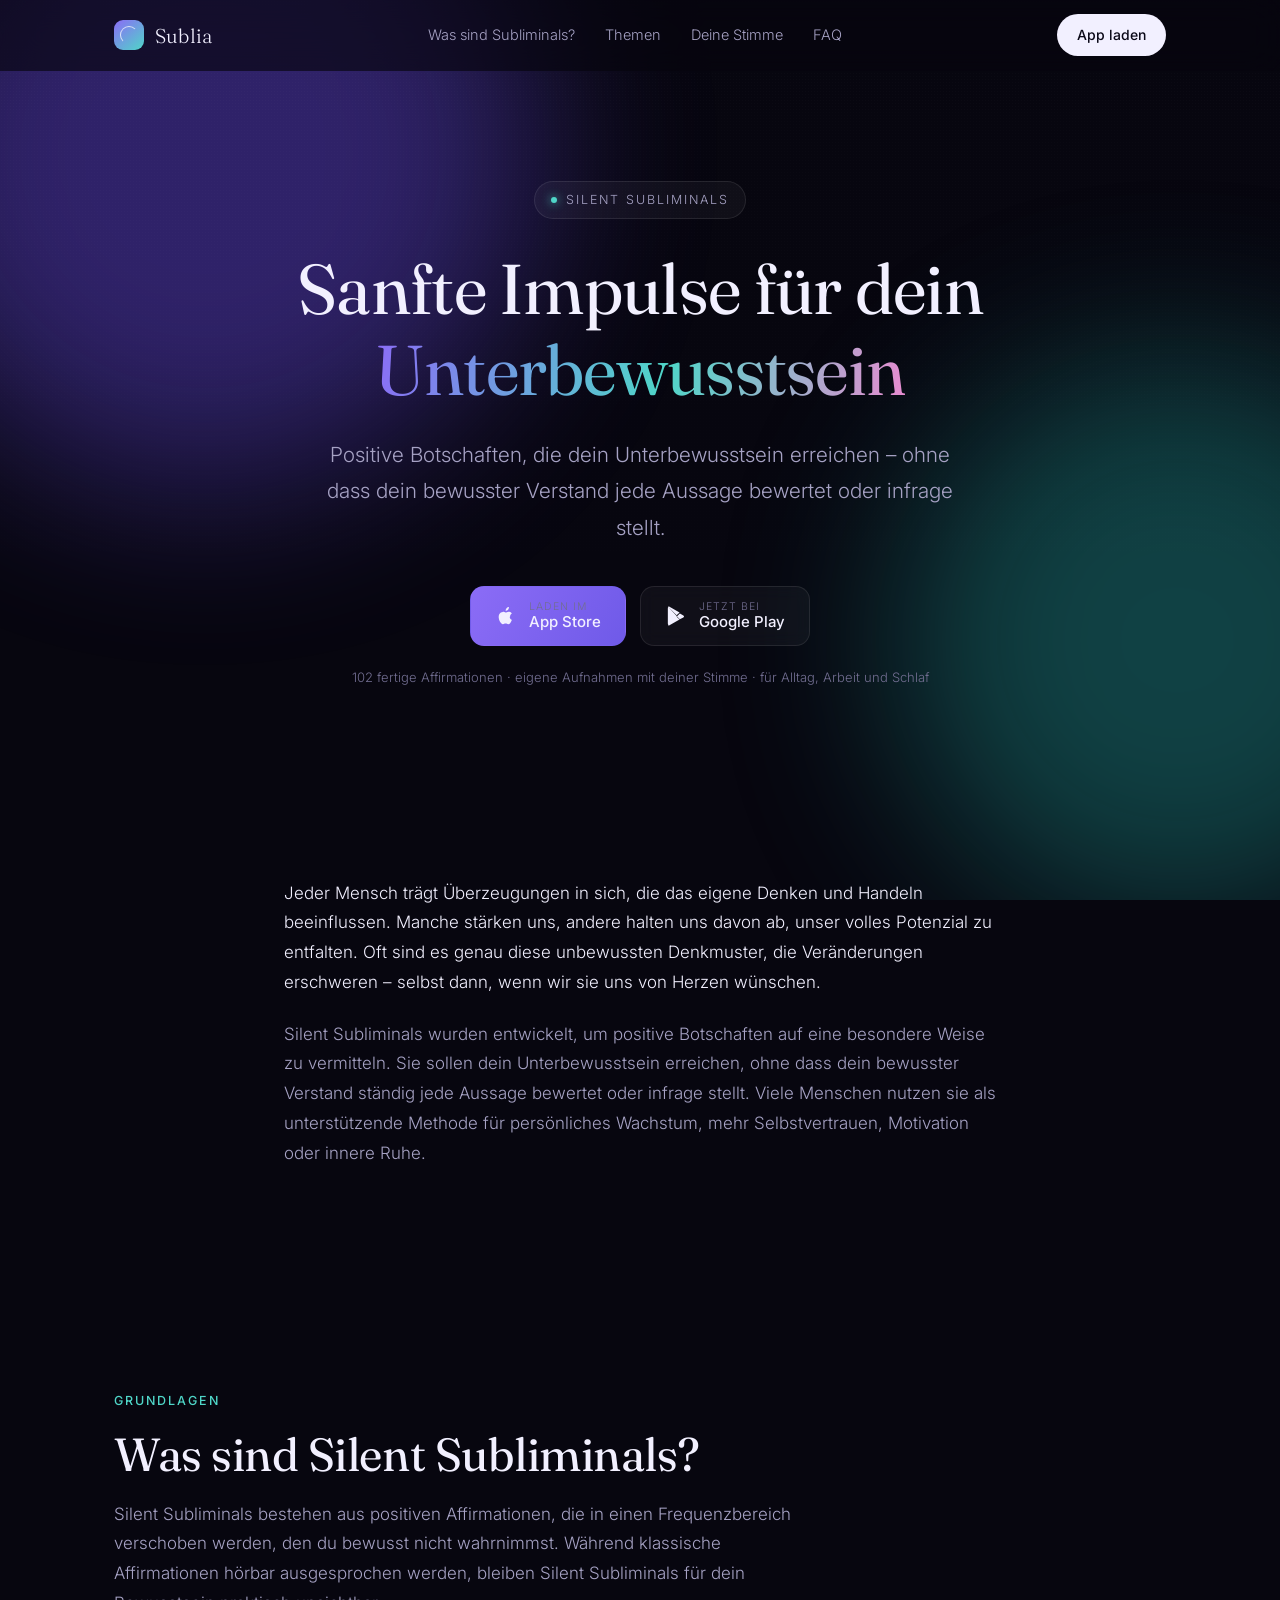
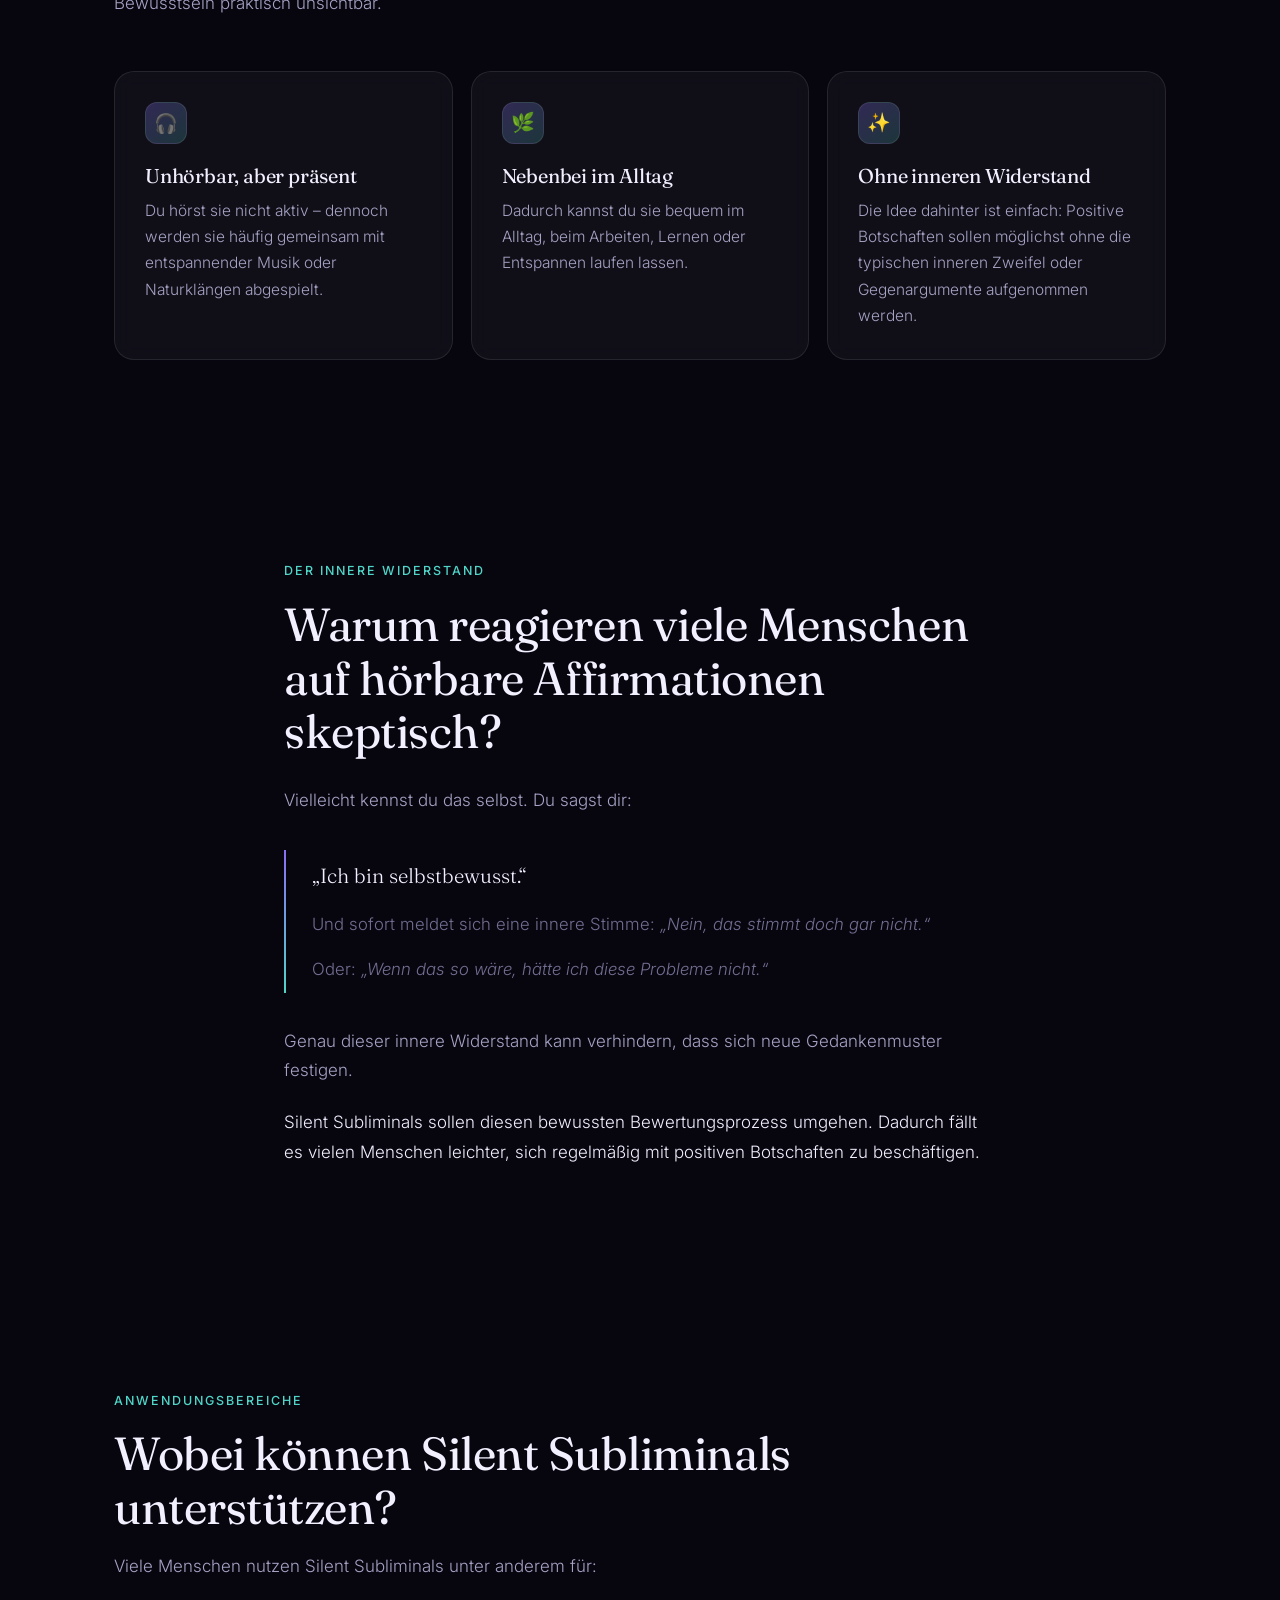
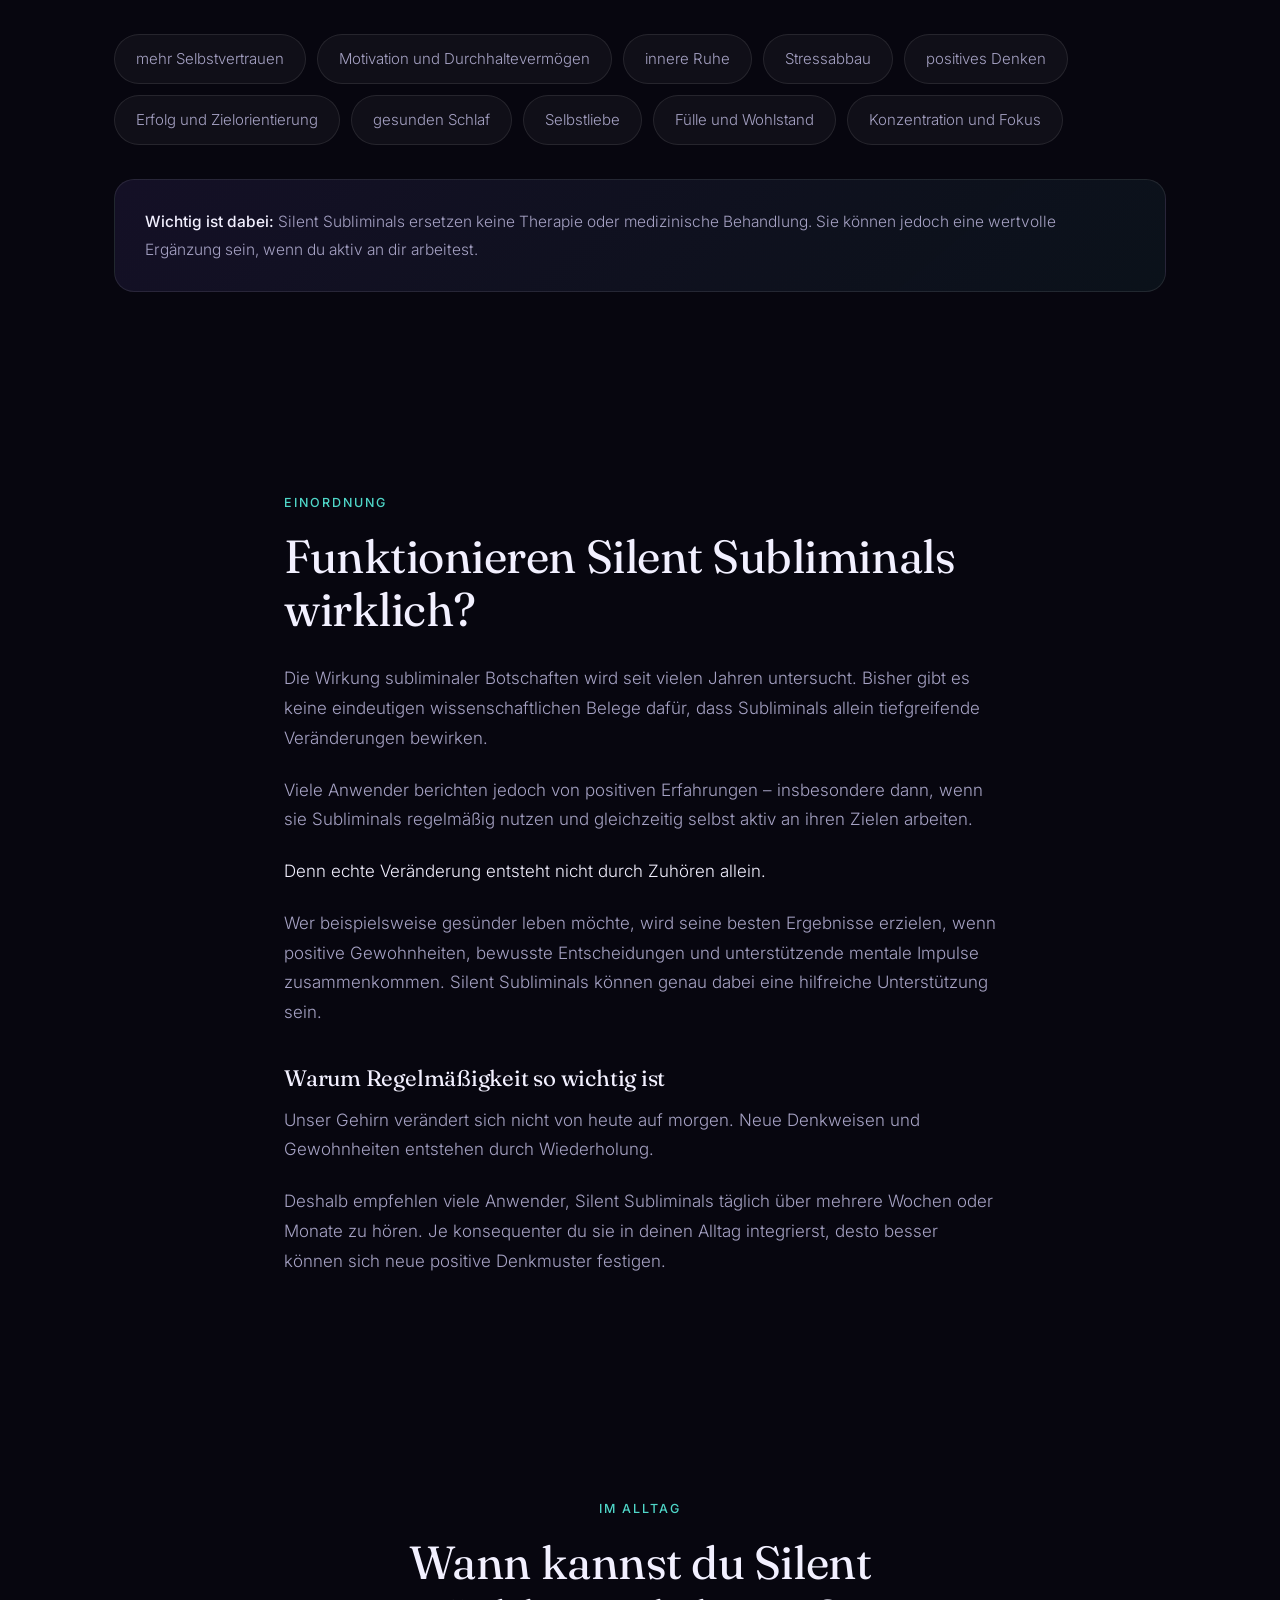
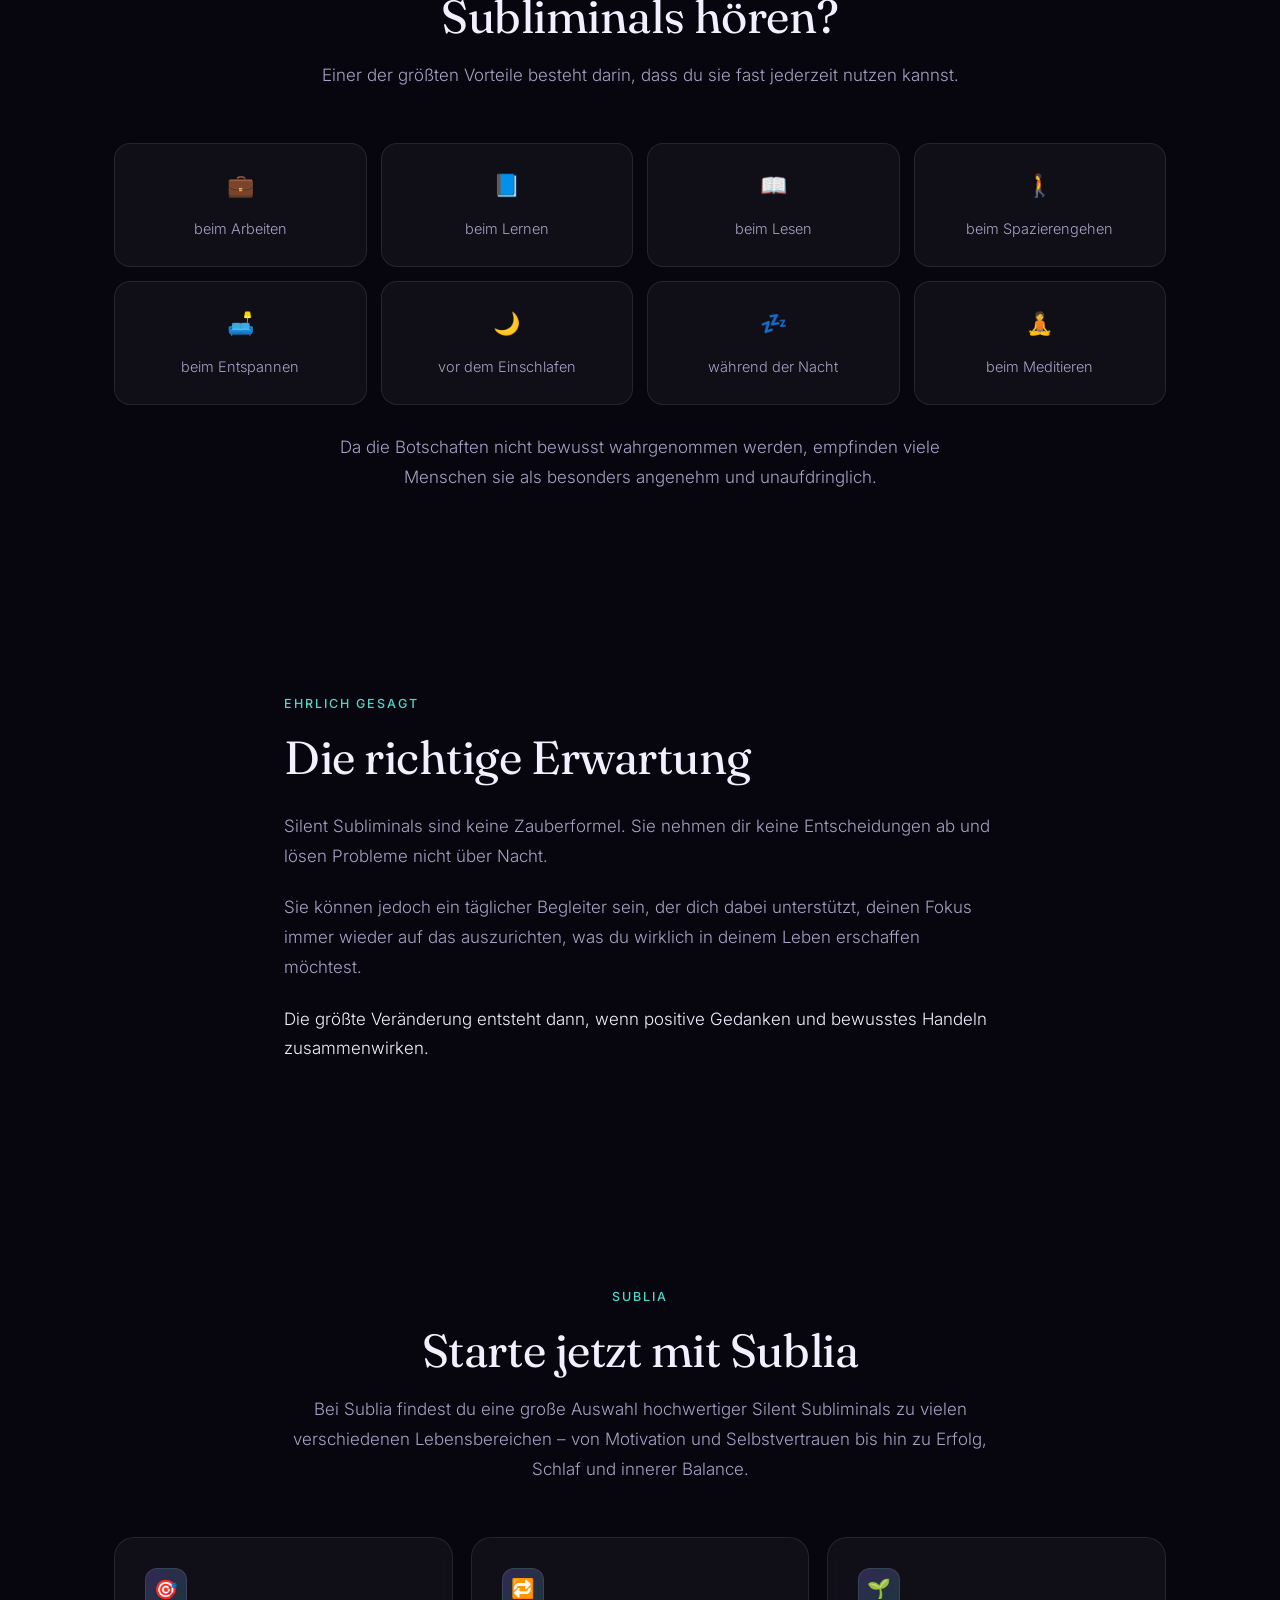
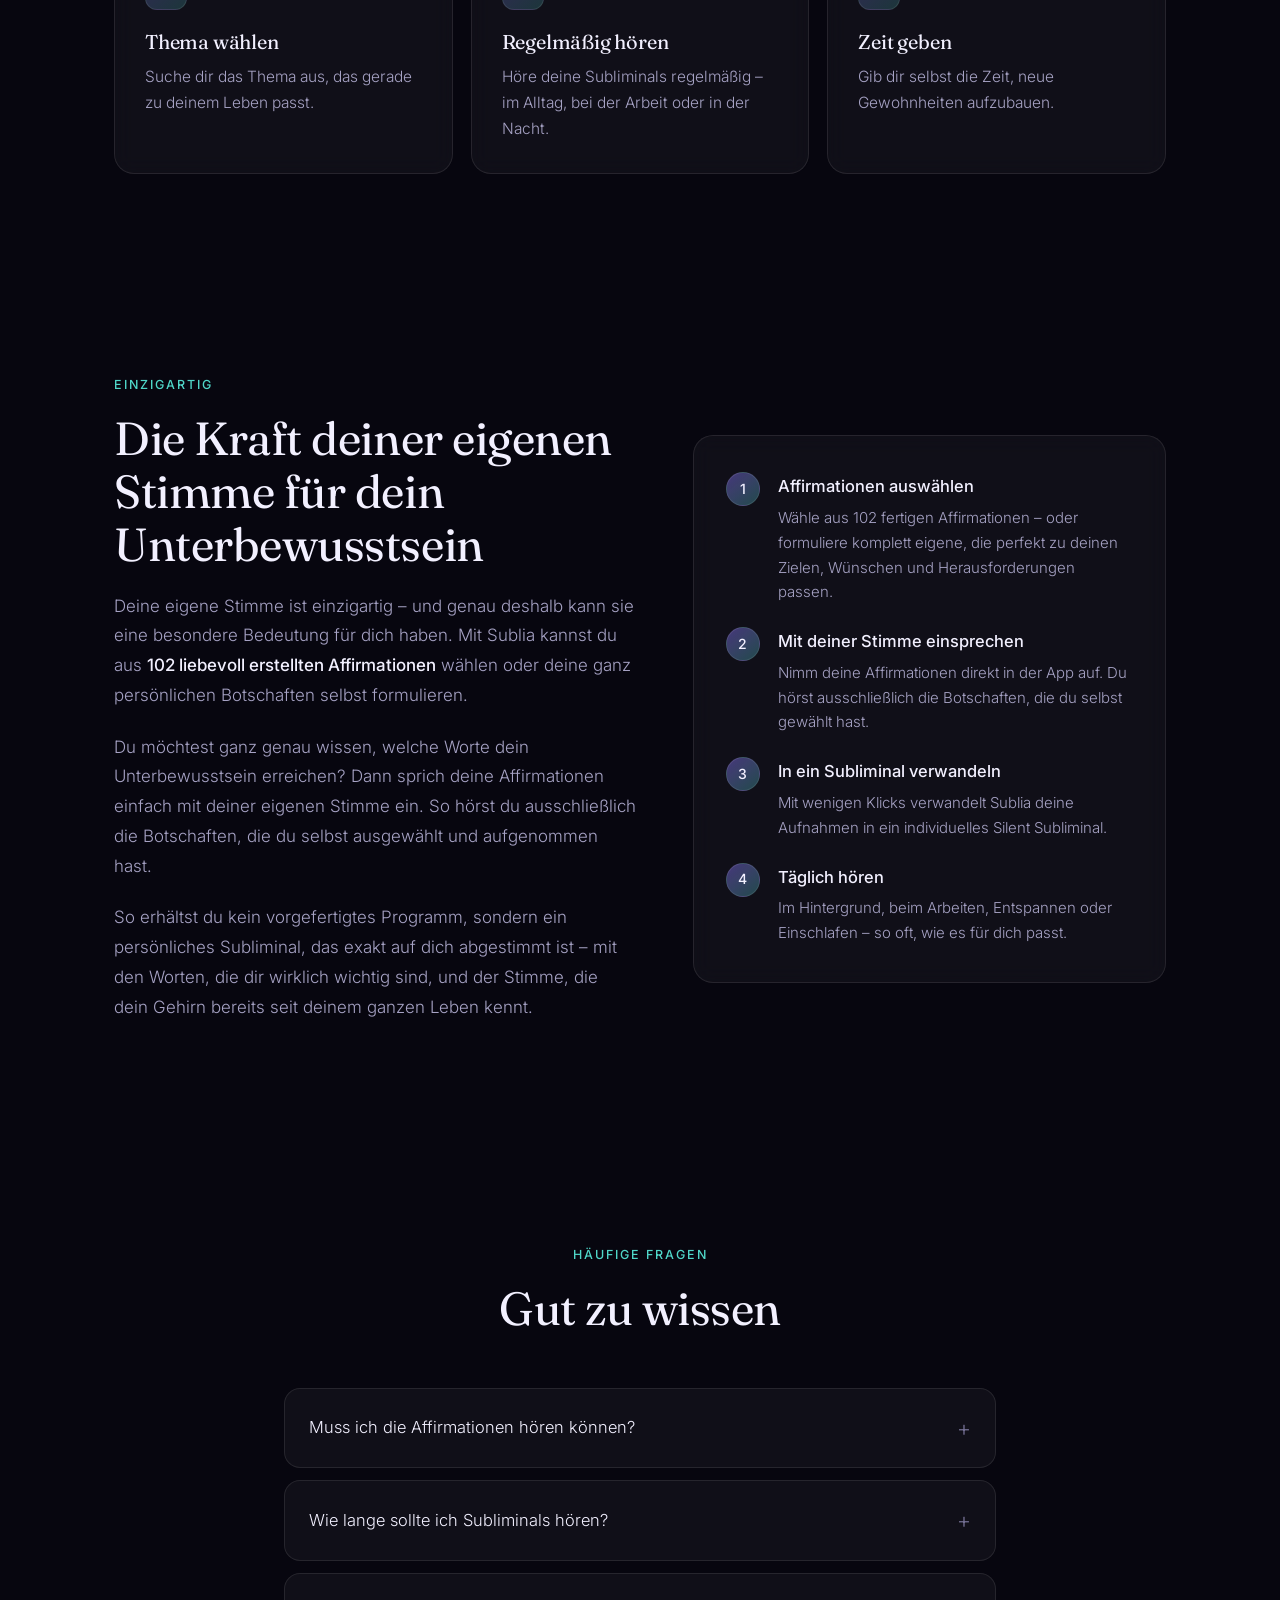
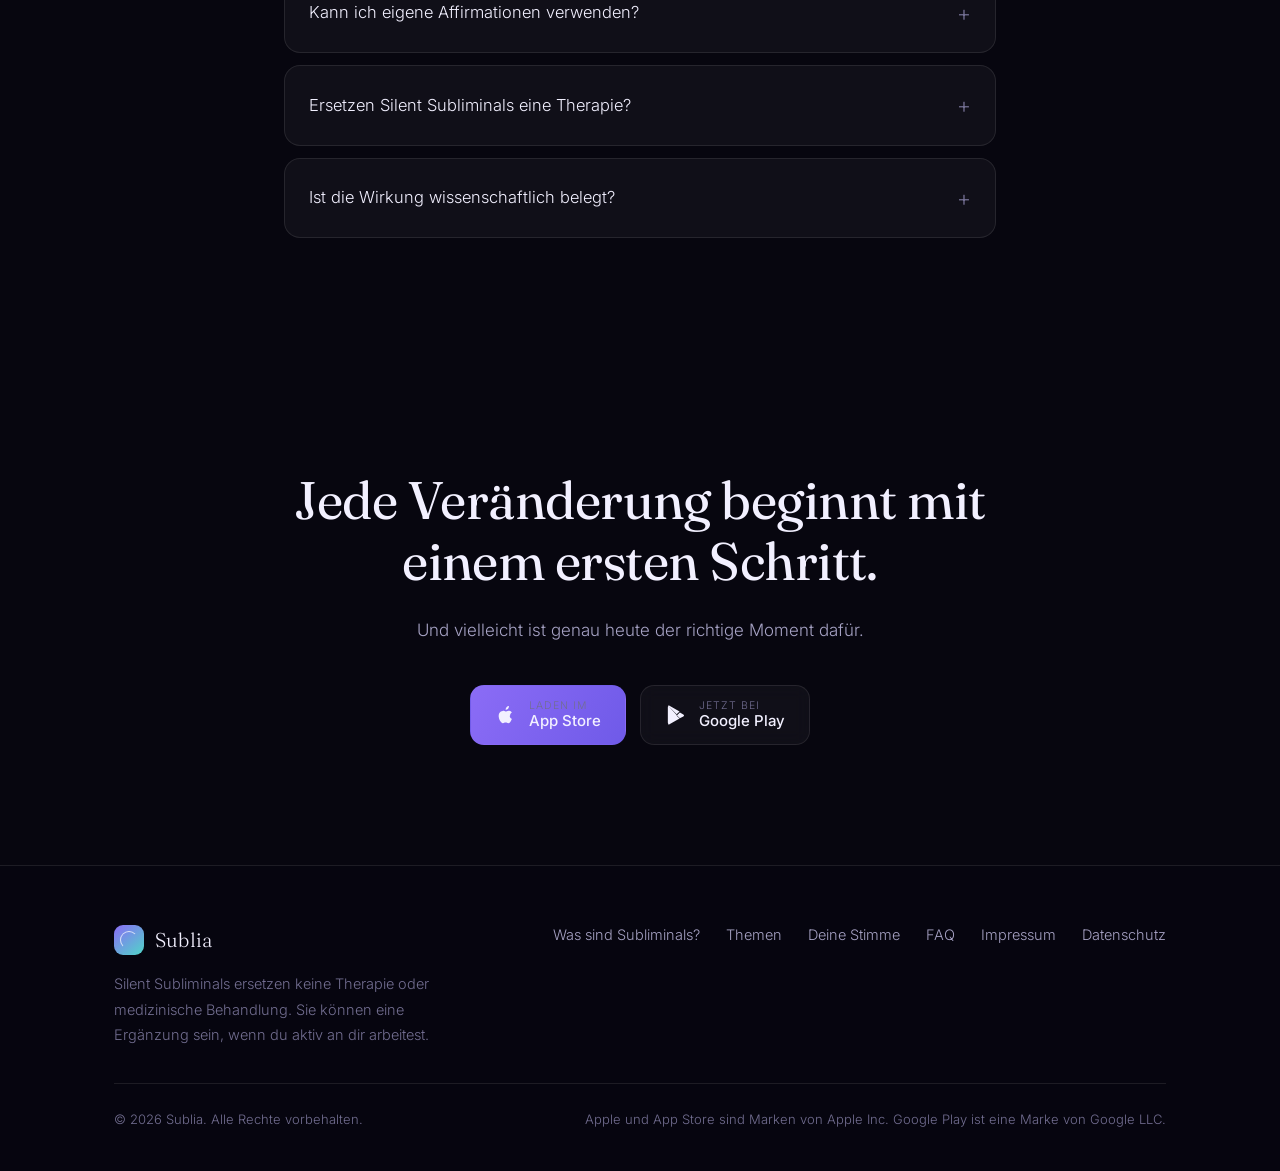
<file: index.html>
<!DOCTYPE html>
<html lang="de">
<head>
<meta charset="utf-8">
<meta name="viewport" content="width=device-width, initial-scale=1">
<title>Sublia – Silent Subliminals für dein Unterbewusstsein</title>
<meta name="description" content="Silent Subliminals mit deiner eigenen Stimme. Sublia bietet 102 Affirmationen sowie eigene Aufnahmen für Selbstvertrauen, Motivation, Schlaf und innere Ruhe.">
<meta name="theme-color" content="#07060f">
<link rel="canonical" href="https://sublia.app/">

<meta property="og:type" content="website">
<meta property="og:title" content="Sublia – Silent Subliminals für dein Unterbewusstsein">
<meta property="og:description" content="Sanfte Impulse für dein Unterbewusstsein – mit deiner eigenen Stimme.">
<meta property="og:locale" content="de_DE">
<meta name="twitter:card" content="summary_large_image">

<link rel="preconnect" href="https://fonts.googleapis.com">
<link rel="preconnect" href="https://fonts.gstatic.com" crossorigin>
<link href="https://fonts.googleapis.com/css2?family=Inter:wght@300;400;500;600&family=Fraunces:opsz,wght@9..144,300;9..144,400;9..144,500&display=swap" rel="stylesheet">

<style>
:root{
  --bg:#07060f;
  --bg-soft:#0d0b1a;
  --card:rgba(255,255,255,.04);
  --line:rgba(255,255,255,.09);
  --ink:#f2f0ff;
  --ink-dim:#a6a2c4;
  --ink-faint:#726e91;
  --violet:#8b6cf6;
  --teal:#4fd6c8;
  --rose:#e88bd0;
  --max:1100px;
  --r:20px;
}
*{box-sizing:border-box;margin:0;padding:0}
html{scroll-behavior:smooth;-webkit-text-size-adjust:100%}
body{
  background:var(--bg);
  color:var(--ink);
  font-family:'Inter',system-ui,-apple-system,'Segoe UI',sans-serif;
  font-size:17px;line-height:1.75;font-weight:300;
  overflow-x:hidden;
  -webkit-font-smoothing:antialiased;
}
h1,h2,h3{font-family:'Fraunces',Georgia,serif;font-weight:400;line-height:1.15;letter-spacing:-.01em}
a{color:inherit}
img{max-width:100%;display:block}

/* ---------- Aurora background ---------- */
.aurora{position:fixed;inset:0;z-index:-2;overflow:hidden;pointer-events:none}
.aurora span{position:absolute;border-radius:50%;filter:blur(90px);opacity:.4;animation:drift 28s ease-in-out infinite}
.a1{width:52vw;height:52vw;background:#6d4ff0;top:-14vw;left:-10vw}
.a2{width:44vw;height:44vw;background:#1f9b93;top:28vw;right:-14vw;animation-delay:-9s}
.a3{width:38vw;height:38vw;background:#b3479c;top:88vw;left:8vw;animation-delay:-17s;opacity:.3}
.a4{width:40vw;height:40vw;background:#3f4ec4;top:150vw;right:-6vw;animation-delay:-5s;opacity:.28}
@keyframes drift{0%,100%{transform:translate3d(0,0,0) scale(1)}50%{transform:translate3d(3vw,-4vw,0) scale(1.12)}}
.grain{position:fixed;inset:0;z-index:-1;pointer-events:none;opacity:.5;
  background-image:radial-gradient(rgba(255,255,255,.045) 1px,transparent 1px);
  background-size:3px 3px;mask-image:linear-gradient(to bottom,#000,transparent 90%)}
@media (prefers-reduced-motion:reduce){.aurora span{animation:none}html{scroll-behavior:auto}}

/* ---------- Layout ---------- */
.wrap{max-width:var(--max);margin:0 auto;padding:0 24px}
section{padding:100px 0;position:relative}
.narrow{max-width:760px}

/* ---------- Nav ---------- */
header{position:sticky;top:0;z-index:50;backdrop-filter:blur(18px);
  background:rgba(7,6,15,.66);border-bottom:1px solid transparent;transition:border-color .3s}
header.scrolled{border-bottom-color:var(--line)}
.nav{display:flex;align-items:center;justify-content:space-between;height:70px}
.logo{display:flex;align-items:center;gap:11px;font-family:'Fraunces',serif;font-size:20px;letter-spacing:.01em;text-decoration:none}
.logo .mark{width:30px;height:30px;border-radius:9px;flex:none;
  background:linear-gradient(140deg,var(--violet),var(--teal));position:relative;overflow:hidden}
.logo .mark::after{content:"";position:absolute;inset:6px;border-radius:50%;
  border:1.5px solid rgba(255,255,255,.75);border-bottom-color:transparent;border-right-color:transparent}
.nav ul{display:flex;gap:30px;list-style:none;font-size:14.5px;color:var(--ink-dim)}
.nav a{text-decoration:none;transition:color .2s}
.nav a:hover{color:var(--ink)}
.nav-cta{display:inline-flex;align-items:center;padding:9px 20px;border-radius:999px;font-size:14px;
  background:var(--ink);color:#0a0817;text-decoration:none;font-weight:500;transition:transform .2s,opacity .2s}
.nav-cta:hover{transform:translateY(-1px);opacity:.9}
@media(max-width:860px){.nav ul{display:none}}

/* ---------- Hero ---------- */
.hero{padding:110px 0 90px;text-align:center}
.eyebrow{display:inline-flex;align-items:center;gap:9px;font-size:12.5px;letter-spacing:.16em;
  text-transform:uppercase;color:var(--ink-dim);border:1px solid var(--line);
  padding:7px 16px;border-radius:999px;background:var(--card);margin-bottom:30px}
.dot{width:6px;height:6px;border-radius:50%;background:var(--teal);box-shadow:0 0 10px var(--teal)}
.hero h1{font-size:clamp(2.5rem,6.4vw,4.4rem);margin-bottom:26px}
.hero h1 em{font-style:normal;background:linear-gradient(100deg,var(--violet),var(--teal) 55%,var(--rose));
  -webkit-background-clip:text;background-clip:text;color:transparent}
.lead{font-size:clamp(1.05rem,2.1vw,1.3rem);color:var(--ink-dim);max-width:640px;margin:0 auto 40px}

/* ---------- Buttons ---------- */
.stores{display:flex;gap:14px;justify-content:center;flex-wrap:wrap}
.store{display:inline-flex;align-items:center;gap:12px;padding:13px 24px;border-radius:14px;
  text-decoration:none;border:1px solid var(--line);background:var(--card);
  transition:transform .2s,background .2s,border-color .2s;backdrop-filter:blur(8px)}
.store:hover{transform:translateY(-2px);background:rgba(255,255,255,.08);border-color:rgba(255,255,255,.2)}
.store svg{width:22px;height:22px;flex:none;fill:var(--ink)}
.store span{display:block;text-align:left;line-height:1.25}
.store .s{font-size:10.5px;letter-spacing:.1em;text-transform:uppercase;color:var(--ink-faint)}
.store .b{font-size:15px;font-weight:500}
.store--primary{background:linear-gradient(120deg,var(--violet),#6f5ae8);border-color:transparent}
.store--primary:hover{background:linear-gradient(120deg,#9a7dff,#7a67f0)}
.hint{font-size:13px;color:var(--ink-faint);margin-top:20px}

/* ---------- Section heads ---------- */
.shead{max-width:700px;margin-bottom:52px}
.shead.center{margin-left:auto;margin-right:auto;text-align:center}
.kicker{font-size:12.5px;letter-spacing:.16em;text-transform:uppercase;color:var(--teal);margin-bottom:16px;font-weight:500}
.shead h2{font-size:clamp(1.9rem,4vw,2.9rem);margin-bottom:18px}
.shead p{color:var(--ink-dim)}

/* ---------- Prose ---------- */
.prose p{margin-bottom:22px;color:var(--ink-dim)}
.prose p.strong{color:var(--ink)}
.prose h3{font-size:1.4rem;margin:38px 0 14px;color:var(--ink)}

/* ---------- Cards ---------- */
.grid{display:grid;gap:18px}
.g3{grid-template-columns:repeat(3,1fr)}
.g2{grid-template-columns:repeat(2,1fr)}
@media(max-width:900px){.g3{grid-template-columns:1fr 1fr}}
@media(max-width:620px){.g3,.g2{grid-template-columns:1fr}}
.card{border:1px solid var(--line);background:var(--card);border-radius:var(--r);padding:30px;
  backdrop-filter:blur(10px);transition:transform .25s,border-color .25s,background .25s}
.card:hover{transform:translateY(-4px);border-color:rgba(255,255,255,.2);background:rgba(255,255,255,.06)}
.card h3{font-size:1.25rem;margin-bottom:11px}
.card p{color:var(--ink-dim);font-size:15.5px;line-height:1.7}
.card .ic{width:42px;height:42px;border-radius:12px;display:grid;place-items:center;margin-bottom:20px;
  background:linear-gradient(140deg,rgba(139,108,246,.28),rgba(79,214,200,.2));border:1px solid var(--line);font-size:19px}

/* ---------- Dialogue block ---------- */
.dialogue{border-left:2px solid transparent;border-image:linear-gradient(var(--violet),var(--teal)) 1;
  padding:8px 0 8px 26px;margin:34px 0;display:grid;gap:16px}
.dialogue .line{font-family:'Fraunces',serif;font-size:1.28rem;color:var(--ink)}
.dialogue .reply{color:var(--ink-faint);font-size:1.05rem;font-family:'Inter',sans-serif}

/* ---------- Topics ---------- */
.topics{display:flex;flex-wrap:wrap;gap:11px}
.topic{border:1px solid var(--line);background:var(--card);border-radius:999px;padding:11px 21px;
  font-size:15px;color:var(--ink-dim);transition:all .22s}
.topic:hover{color:var(--ink);border-color:rgba(255,255,255,.24);transform:translateY(-2px)}

/* ---------- Moments ---------- */
.moments{display:grid;grid-template-columns:repeat(4,1fr);gap:14px}
@media(max-width:820px){.moments{grid-template-columns:repeat(2,1fr)}}
.moment{border:1px solid var(--line);border-radius:16px;padding:22px 18px;text-align:center;background:var(--card)}
.moment .m{font-size:22px;margin-bottom:10px;display:block}
.moment span.t{font-size:14.5px;color:var(--ink-dim)}

/* ---------- Voice / feature split ---------- */
.split{display:grid;grid-template-columns:1.05fr .95fr;gap:56px;align-items:center}
@media(max-width:920px){.split{grid-template-columns:1fr;gap:40px}}
.steps{display:grid;gap:22px;counter-reset:s}
.step{display:flex;gap:18px;align-items:flex-start}
.step .n{flex:none;width:34px;height:34px;border-radius:50%;display:grid;place-items:center;
  font-size:14px;font-weight:500;color:var(--ink);
  background:linear-gradient(140deg,rgba(139,108,246,.45),rgba(79,214,200,.3));border:1px solid var(--line)}
.step h4{font-size:16.5px;font-weight:500;margin-bottom:5px;color:var(--ink)}
.step p{font-size:15px;color:var(--ink-dim);line-height:1.65}

/* ---------- Note / disclaimer ---------- */
.note{border:1px solid var(--line);background:linear-gradient(140deg,rgba(139,108,246,.1),rgba(79,214,200,.06));
  border-radius:var(--r);padding:28px 30px;font-size:15.5px;color:var(--ink-dim)}
.note strong{color:var(--ink);font-weight:500}

/* ---------- Big quote ---------- */
.finale{text-align:center;padding:120px 0}
.finale h2{font-size:clamp(2rem,5vw,3.3rem);margin-bottom:24px;max-width:820px;margin-inline:auto}
.finale p{color:var(--ink-dim);max-width:560px;margin:0 auto 40px}

/* ---------- FAQ ---------- */
details{border:1px solid var(--line);border-radius:16px;background:var(--card);margin-bottom:12px;overflow:hidden}
summary{cursor:pointer;padding:20px 24px;font-size:16.5px;color:var(--ink);list-style:none;
  display:flex;justify-content:space-between;gap:18px;align-items:center;transition:background .2s}
summary:hover{background:rgba(255,255,255,.04)}
summary::-webkit-details-marker{display:none}
summary::after{content:"+";font-size:22px;color:var(--ink-faint);flex:none;transition:transform .25s}
details[open] summary::after{transform:rotate(45deg)}
details .body{padding:0 24px 22px;color:var(--ink-dim);font-size:15.5px}

/* ---------- Footer ---------- */
footer{border-top:1px solid var(--line);padding:56px 0 40px;background:rgba(7,6,15,.6)}
.fgrid{display:flex;justify-content:space-between;gap:32px;flex-wrap:wrap;margin-bottom:36px}
.fgrid p{color:var(--ink-faint);font-size:14.5px;max-width:330px;margin-top:14px}
.fnav{display:flex;gap:26px;flex-wrap:wrap;font-size:14.5px}
.fnav a{color:var(--ink-dim);text-decoration:none}
.fnav a:hover{color:var(--ink)}
.fbottom{border-top:1px solid var(--line);padding-top:24px;display:flex;justify-content:space-between;
  gap:16px;flex-wrap:wrap;font-size:13px;color:var(--ink-faint)}

/* ---------- Reveal ---------- */
.rv{opacity:0;transform:translateY(22px);transition:opacity .7s ease,transform .7s ease}
.rv.in{opacity:1;transform:none}
@media (prefers-reduced-motion:reduce){.rv{opacity:1;transform:none;transition:none}}
</style>
</head>
<body>

<div class="aurora"><span class="a1"></span><span class="a2"></span><span class="a3"></span><span class="a4"></span></div>
<div class="grain"></div>

<header id="hdr">
  <div class="wrap nav">
    <a class="logo" href="#top"><span class="mark"></span>Sublia</a>
    <nav>
      <ul>
        <li><a href="#was">Was sind Subliminals?</a></li>
        <li><a href="#themen">Themen</a></li>
        <li><a href="#stimme">Deine Stimme</a></li>
        <li><a href="#faq">FAQ</a></li>
      </ul>
    </nav>
    <a class="nav-cta" href="#download">App laden</a>
  </div>
</header>

<main id="top">

<!-- HERO -->
<section class="hero">
  <div class="wrap">
    <div class="eyebrow"><span class="dot"></span> Silent Subliminals</div>
    <h1>Sanfte Impulse für dein <em>Unterbewusstsein</em></h1>
    <p class="lead">Positive Botschaften, die dein Unterbewusstsein erreichen – ohne dass dein bewusster Verstand jede Aussage bewertet oder infrage stellt.</p>
    <div class="stores" id="download">
      <a class="store store--primary" href="#" aria-label="Sublia im App Store laden">
        <svg viewBox="0 0 24 24" aria-hidden="true"><path d="M16.4 12.7c0-2.3 1.9-3.4 2-3.5-1.1-1.6-2.8-1.8-3.4-1.8-1.4-.1-2.8.9-3.5.9-.7 0-1.8-.9-3-.8-1.5 0-2.9.9-3.7 2.2-1.6 2.7-.4 6.8 1.1 9 .8 1.1 1.6 2.3 2.8 2.2 1.1 0 1.6-.7 2.9-.7 1.3 0 1.7.7 2.9.7 1.2 0 2-1.1 2.7-2.2.9-1.2 1.2-2.4 1.2-2.5 0 0-2.4-.9-2.4-3.5zM14.3 5.2c.6-.8 1-1.8.9-2.9-.9 0-2 .6-2.6 1.3-.6.7-1.1 1.7-1 2.7 1 .1 2-.4 2.7-1.1z"/></svg>
        <span><span class="s">Laden im</span><span class="b">App Store</span></span>
      </a>
      <a class="store" href="#" aria-label="Sublia bei Google Play laden">
        <svg viewBox="0 0 24 24" aria-hidden="true"><path d="M3.6 2.3c-.3.3-.5.8-.5 1.4v16.6c0 .6.2 1.1.5 1.4l.1.1 9.3-9.3v-.2L3.6 2.3zM16.2 15.6l-3.1-3.1v-.2l3.1-3.1.1.1 3.7 2.1c1 .6 1 1.6 0 2.2l-3.8 2zM15.9 15.9L12.7 12.7 3.4 22c.3.4.9.4 1.5.1l11-6.2M15.9 8.1L4.9 1.9c-.6-.3-1.2-.3-1.5.1l9.3 9.3 3.2-3.2z"/></svg>
        <span><span class="s">Jetzt bei</span><span class="b">Google Play</span></span>
      </a>
    </div>
    <p class="hint">102 fertige Affirmationen · eigene Aufnahmen mit deiner Stimme · für Alltag, Arbeit und Schlaf</p>
  </div>
</section>

<!-- INTRO -->
<section>
  <div class="wrap narrow prose rv">
    <p class="strong">Jeder Mensch trägt Überzeugungen in sich, die das eigene Denken und Handeln beeinflussen. Manche stärken uns, andere halten uns davon ab, unser volles Potenzial zu entfalten. Oft sind es genau diese unbewussten Denkmuster, die Veränderungen erschweren – selbst dann, wenn wir sie uns von Herzen wünschen.</p>
    <p>Silent Subliminals wurden entwickelt, um positive Botschaften auf eine besondere Weise zu vermitteln. Sie sollen dein Unterbewusstsein erreichen, ohne dass dein bewusster Verstand ständig jede Aussage bewertet oder infrage stellt. Viele Menschen nutzen sie als unterstützende Methode für persönliches Wachstum, mehr Selbstvertrauen, Motivation oder innere Ruhe.</p>
  </div>
</section>

<!-- WAS SIND SILENT SUBLIMINALS -->
<section id="was">
  <div class="wrap">
    <div class="shead rv">
      <div class="kicker">Grundlagen</div>
      <h2>Was sind Silent Subliminals?</h2>
      <p>Silent Subliminals bestehen aus positiven Affirmationen, die in einen Frequenzbereich verschoben werden, den du bewusst nicht wahrnimmst. Während klassische Affirmationen hörbar ausgesprochen werden, bleiben Silent Subliminals für dein Bewusstsein praktisch unsichtbar.</p>
    </div>
    <div class="grid g3">
      <div class="card rv">
        <div class="ic">🎧</div>
        <h3>Unhörbar, aber präsent</h3>
        <p>Du hörst sie nicht aktiv – dennoch werden sie häufig gemeinsam mit entspannender Musik oder Naturklängen abgespielt.</p>
      </div>
      <div class="card rv">
        <div class="ic">🌿</div>
        <h3>Nebenbei im Alltag</h3>
        <p>Dadurch kannst du sie bequem im Alltag, beim Arbeiten, Lernen oder Entspannen laufen lassen.</p>
      </div>
      <div class="card rv">
        <div class="ic">✨</div>
        <h3>Ohne inneren Widerstand</h3>
        <p>Die Idee dahinter ist einfach: Positive Botschaften sollen möglichst ohne die typischen inneren Zweifel oder Gegenargumente aufgenommen werden.</p>
      </div>
    </div>
  </div>
</section>

<!-- SKEPSIS -->
<section>
  <div class="wrap narrow prose">
    <div class="shead rv" style="margin-bottom:28px">
      <div class="kicker">Der innere Widerstand</div>
      <h2>Warum reagieren viele Menschen auf hörbare Affirmationen skeptisch?</h2>
    </div>
    <p class="rv">Vielleicht kennst du das selbst. Du sagst dir:</p>
    <div class="dialogue rv">
      <div class="line">„Ich bin selbstbewusst.“</div>
      <div class="reply">Und sofort meldet sich eine innere Stimme: <em>„Nein, das stimmt doch gar nicht.“</em></div>
      <div class="reply">Oder: <em>„Wenn das so wäre, hätte ich diese Probleme nicht.“</em></div>
    </div>
    <p class="rv">Genau dieser innere Widerstand kann verhindern, dass sich neue Gedankenmuster festigen.</p>
    <p class="rv strong">Silent Subliminals sollen diesen bewussten Bewertungsprozess umgehen. Dadurch fällt es vielen Menschen leichter, sich regelmäßig mit positiven Botschaften zu beschäftigen.</p>
  </div>
</section>

<!-- THEMEN -->
<section id="themen">
  <div class="wrap">
    <div class="shead rv">
      <div class="kicker">Anwendungsbereiche</div>
      <h2>Wobei können Silent Subliminals unterstützen?</h2>
      <p>Viele Menschen nutzen Silent Subliminals unter anderem für:</p>
    </div>
    <div class="topics rv">
      <div class="topic">mehr Selbstvertrauen</div>
      <div class="topic">Motivation und Durchhaltevermögen</div>
      <div class="topic">innere Ruhe</div>
      <div class="topic">Stressabbau</div>
      <div class="topic">positives Denken</div>
      <div class="topic">Erfolg und Zielorientierung</div>
      <div class="topic">gesunden Schlaf</div>
      <div class="topic">Selbstliebe</div>
      <div class="topic">Fülle und Wohlstand</div>
      <div class="topic">Konzentration und Fokus</div>
    </div>
    <div class="note rv" style="margin-top:34px">
      <strong>Wichtig ist dabei:</strong> Silent Subliminals ersetzen keine Therapie oder medizinische Behandlung. Sie können jedoch eine wertvolle Ergänzung sein, wenn du aktiv an dir arbeitest.
    </div>
  </div>
</section>

<!-- WIRKUNG -->
<section>
  <div class="wrap narrow prose">
    <div class="shead rv" style="margin-bottom:28px">
      <div class="kicker">Einordnung</div>
      <h2>Funktionieren Silent Subliminals wirklich?</h2>
    </div>
    <p class="rv">Die Wirkung subliminaler Botschaften wird seit vielen Jahren untersucht. Bisher gibt es keine eindeutigen wissenschaftlichen Belege dafür, dass Subliminals allein tiefgreifende Veränderungen bewirken.</p>
    <p class="rv">Viele Anwender berichten jedoch von positiven Erfahrungen – insbesondere dann, wenn sie Subliminals regelmäßig nutzen und gleichzeitig selbst aktiv an ihren Zielen arbeiten.</p>
    <p class="rv strong">Denn echte Veränderung entsteht nicht durch Zuhören allein.</p>
    <p class="rv">Wer beispielsweise gesünder leben möchte, wird seine besten Ergebnisse erzielen, wenn positive Gewohnheiten, bewusste Entscheidungen und unterstützende mentale Impulse zusammenkommen. Silent Subliminals können genau dabei eine hilfreiche Unterstützung sein.</p>

    <h3 class="rv">Warum Regelmäßigkeit so wichtig ist</h3>
    <p class="rv">Unser Gehirn verändert sich nicht von heute auf morgen. Neue Denkweisen und Gewohnheiten entstehen durch Wiederholung.</p>
    <p class="rv">Deshalb empfehlen viele Anwender, Silent Subliminals täglich über mehrere Wochen oder Monate zu hören. Je konsequenter du sie in deinen Alltag integrierst, desto besser können sich neue positive Denkmuster festigen.</p>
  </div>
</section>

<!-- MOMENTE -->
<section>
  <div class="wrap">
    <div class="shead center rv">
      <div class="kicker">Im Alltag</div>
      <h2>Wann kannst du Silent Subliminals hören?</h2>
      <p>Einer der größten Vorteile besteht darin, dass du sie fast jederzeit nutzen kannst.</p>
    </div>
    <div class="moments rv">
      <div class="moment"><span class="m">💼</span><span class="t">beim Arbeiten</span></div>
      <div class="moment"><span class="m">📘</span><span class="t">beim Lernen</span></div>
      <div class="moment"><span class="m">📖</span><span class="t">beim Lesen</span></div>
      <div class="moment"><span class="m">🚶</span><span class="t">beim Spazierengehen</span></div>
      <div class="moment"><span class="m">🛋️</span><span class="t">beim Entspannen</span></div>
      <div class="moment"><span class="m">🌙</span><span class="t">vor dem Einschlafen</span></div>
      <div class="moment"><span class="m">💤</span><span class="t">während der Nacht</span></div>
      <div class="moment"><span class="m">🧘</span><span class="t">beim Meditieren</span></div>
    </div>
    <p class="rv" style="text-align:center;color:var(--ink-dim);margin-top:28px;max-width:640px;margin-inline:auto">
      Da die Botschaften nicht bewusst wahrgenommen werden, empfinden viele Menschen sie als besonders angenehm und unaufdringlich.
    </p>
  </div>
</section>

<!-- ERWARTUNG -->
<section>
  <div class="wrap narrow prose">
    <div class="shead rv" style="margin-bottom:28px">
      <div class="kicker">Ehrlich gesagt</div>
      <h2>Die richtige Erwartung</h2>
    </div>
    <p class="rv">Silent Subliminals sind keine Zauberformel. Sie nehmen dir keine Entscheidungen ab und lösen Probleme nicht über Nacht.</p>
    <p class="rv">Sie können jedoch ein täglicher Begleiter sein, der dich dabei unterstützt, deinen Fokus immer wieder auf das auszurichten, was du wirklich in deinem Leben erschaffen möchtest.</p>
    <p class="rv strong">Die größte Veränderung entsteht dann, wenn positive Gedanken und bewusstes Handeln zusammenwirken.</p>
  </div>
</section>

<!-- SUBLIA -->
<section>
  <div class="wrap">
    <div class="shead center rv">
      <div class="kicker">Sublia</div>
      <h2>Starte jetzt mit Sublia</h2>
      <p>Bei Sublia findest du eine große Auswahl hochwertiger Silent Subliminals zu vielen verschiedenen Lebensbereichen – von Motivation und Selbstvertrauen bis hin zu Erfolg, Schlaf und innerer Balance.</p>
    </div>
    <div class="grid g3">
      <div class="card rv"><div class="ic">🎯</div><h3>Thema wählen</h3><p>Suche dir das Thema aus, das gerade zu deinem Leben passt.</p></div>
      <div class="card rv"><div class="ic">🔁</div><h3>Regelmäßig hören</h3><p>Höre deine Subliminals regelmäßig – im Alltag, bei der Arbeit oder in der Nacht.</p></div>
      <div class="card rv"><div class="ic">🌱</div><h3>Zeit geben</h3><p>Gib dir selbst die Zeit, neue Gewohnheiten aufzubauen.</p></div>
    </div>
  </div>
</section>

<!-- EIGENE STIMME -->
<section id="stimme">
  <div class="wrap split">
    <div class="prose rv">
      <div class="kicker">Einzigartig</div>
      <h2 style="font-size:clamp(1.9rem,4vw,2.9rem);margin-bottom:20px">Die Kraft deiner eigenen Stimme für dein Unterbewusstsein</h2>
      <p>Deine eigene Stimme ist einzigartig – und genau deshalb kann sie eine besondere Bedeutung für dich haben. Mit Sublia kannst du aus <strong style="color:var(--ink);font-weight:500">102 liebevoll erstellten Affirmationen</strong> wählen oder deine ganz persönlichen Botschaften selbst formulieren.</p>
      <p>Du möchtest ganz genau wissen, welche Worte dein Unterbewusstsein erreichen? Dann sprich deine Affirmationen einfach mit deiner eigenen Stimme ein. So hörst du ausschließlich die Botschaften, die du selbst ausgewählt und aufgenommen hast.</p>
      <p>So erhältst du kein vorgefertigtes Programm, sondern ein persönliches Subliminal, das exakt auf dich abgestimmt ist – mit den Worten, die dir wirklich wichtig sind, und der Stimme, die dein Gehirn bereits seit deinem ganzen Leben kennt.</p>
    </div>
    <div class="card rv" style="padding:36px 32px">
      <div class="steps">
        <div class="step"><div class="n">1</div><div><h4>Affirmationen auswählen</h4><p>Wähle aus 102 fertigen Affirmationen – oder formuliere komplett eigene, die perfekt zu deinen Zielen, Wünschen und Herausforderungen passen.</p></div></div>
        <div class="step"><div class="n">2</div><div><h4>Mit deiner Stimme einsprechen</h4><p>Nimm deine Affirmationen direkt in der App auf. Du hörst ausschließlich die Botschaften, die du selbst gewählt hast.</p></div></div>
        <div class="step"><div class="n">3</div><div><h4>In ein Subliminal verwandeln</h4><p>Mit wenigen Klicks verwandelt Sublia deine Aufnahmen in ein individuelles Silent Subliminal.</p></div></div>
        <div class="step"><div class="n">4</div><div><h4>Täglich hören</h4><p>Im Hintergrund, beim Arbeiten, Entspannen oder Einschlafen – so oft, wie es für dich passt.</p></div></div>
      </div>
    </div>
  </div>
</section>

<!-- FAQ -->
<section id="faq">
  <div class="wrap narrow">
    <div class="shead center rv">
      <div class="kicker">Häufige Fragen</div>
      <h2>Gut zu wissen</h2>
    </div>
    <div class="rv">
      <details>
        <summary>Muss ich die Affirmationen hören können?</summary>
        <div class="body">Nein. Silent Subliminals bestehen aus positiven Affirmationen, die in einen Frequenzbereich verschoben werden, den du bewusst nicht wahrnimmst. Du hörst sie nicht aktiv – häufig werden sie gemeinsam mit entspannender Musik oder Naturklängen abgespielt.</div>
      </details>
      <details>
        <summary>Wie lange sollte ich Subliminals hören?</summary>
        <div class="body">Unser Gehirn verändert sich nicht von heute auf morgen. Neue Denkweisen und Gewohnheiten entstehen durch Wiederholung. Deshalb empfehlen viele Anwender, Silent Subliminals täglich über mehrere Wochen oder Monate zu hören.</div>
      </details>
      <details>
        <summary>Kann ich eigene Affirmationen verwenden?</summary>
        <div class="body">Ja. Du kannst aus 102 fertigen Affirmationen wählen oder komplett eigene erstellen, die perfekt zu deinen Zielen, Wünschen und Herausforderungen passen – und sie mit deiner eigenen Stimme einsprechen.</div>
      </details>
      <details>
        <summary>Ersetzen Silent Subliminals eine Therapie?</summary>
        <div class="body">Nein. Silent Subliminals ersetzen keine Therapie oder medizinische Behandlung. Sie können jedoch eine wertvolle Ergänzung sein, wenn du aktiv an dir arbeitest.</div>
      </details>
      <details>
        <summary>Ist die Wirkung wissenschaftlich belegt?</summary>
        <div class="body">Die Wirkung subliminaler Botschaften wird seit vielen Jahren untersucht. Bisher gibt es keine eindeutigen wissenschaftlichen Belege dafür, dass Subliminals allein tiefgreifende Veränderungen bewirken. Viele Anwender berichten jedoch von positiven Erfahrungen – insbesondere dann, wenn sie Subliminals regelmäßig nutzen und gleichzeitig selbst aktiv an ihren Zielen arbeiten.</div>
      </details>
    </div>
  </div>
</section>

<!-- FINALE -->
<section class="finale">
  <div class="wrap rv">
    <h2>Jede Veränderung beginnt mit einem ersten Schritt.</h2>
    <p>Und vielleicht ist genau heute der richtige Moment dafür.</p>
    <div class="stores">
      <a class="store store--primary" href="#" aria-label="Sublia im App Store laden">
        <svg viewBox="0 0 24 24" aria-hidden="true"><path d="M16.4 12.7c0-2.3 1.9-3.4 2-3.5-1.1-1.6-2.8-1.8-3.4-1.8-1.4-.1-2.8.9-3.5.9-.7 0-1.8-.9-3-.8-1.5 0-2.9.9-3.7 2.2-1.6 2.7-.4 6.8 1.1 9 .8 1.1 1.6 2.3 2.8 2.2 1.1 0 1.6-.7 2.9-.7 1.3 0 1.7.7 2.9.7 1.2 0 2-1.1 2.7-2.2.9-1.2 1.2-2.4 1.2-2.5 0 0-2.4-.9-2.4-3.5zM14.3 5.2c.6-.8 1-1.8.9-2.9-.9 0-2 .6-2.6 1.3-.6.7-1.1 1.7-1 2.7 1 .1 2-.4 2.7-1.1z"/></svg>
        <span><span class="s">Laden im</span><span class="b">App Store</span></span>
      </a>
      <a class="store" href="#" aria-label="Sublia bei Google Play laden">
        <svg viewBox="0 0 24 24" aria-hidden="true"><path d="M3.6 2.3c-.3.3-.5.8-.5 1.4v16.6c0 .6.2 1.1.5 1.4l.1.1 9.3-9.3v-.2L3.6 2.3zM16.2 15.6l-3.1-3.1v-.2l3.1-3.1.1.1 3.7 2.1c1 .6 1 1.6 0 2.2l-3.8 2zM15.9 15.9L12.7 12.7 3.4 22c.3.4.9.4 1.5.1l11-6.2M15.9 8.1L4.9 1.9c-.6-.3-1.2-.3-1.5.1l9.3 9.3 3.2-3.2z"/></svg>
        <span><span class="s">Jetzt bei</span><span class="b">Google Play</span></span>
      </a>
    </div>
  </div>
</section>

</main>

<footer>
  <div class="wrap">
    <div class="fgrid">
      <div>
        <a class="logo" href="#top"><span class="mark"></span>Sublia</a>
        <p>Silent Subliminals ersetzen keine Therapie oder medizinische Behandlung. Sie können eine Ergänzung sein, wenn du aktiv an dir arbeitest.</p>
      </div>
      <nav class="fnav">
        <a href="#was">Was sind Subliminals?</a>
        <a href="#themen">Themen</a>
        <a href="#stimme">Deine Stimme</a>
        <a href="#faq">FAQ</a>
        <a href="impressum.html">Impressum</a>
        <a href="datenschutz.html">Datenschutz</a>
      </nav>
    </div>
    <div class="fbottom">
      <span>© <span id="yr">2026</span> Sublia. Alle Rechte vorbehalten.</span>
      <span>Apple und App Store sind Marken von Apple Inc. Google Play ist eine Marke von Google LLC.</span>
    </div>
  </div>
</footer>

<script>
document.getElementById('yr').textContent = new Date().getFullYear();

const hdr = document.getElementById('hdr');
addEventListener('scroll', () => hdr.classList.toggle('scrolled', scrollY > 8), {passive:true});

const io = new IntersectionObserver((es) => {
  es.forEach(e => { if (e.isIntersecting) { e.target.classList.add('in'); io.unobserve(e.target); } });
}, {threshold:.12, rootMargin:'0px 0px -40px'});
document.querySelectorAll('.rv').forEach((el,i) => {
  el.style.transitionDelay = (i % 3) * 70 + 'ms';
  io.observe(el);
});
</script>
</body>
</html>
</file>
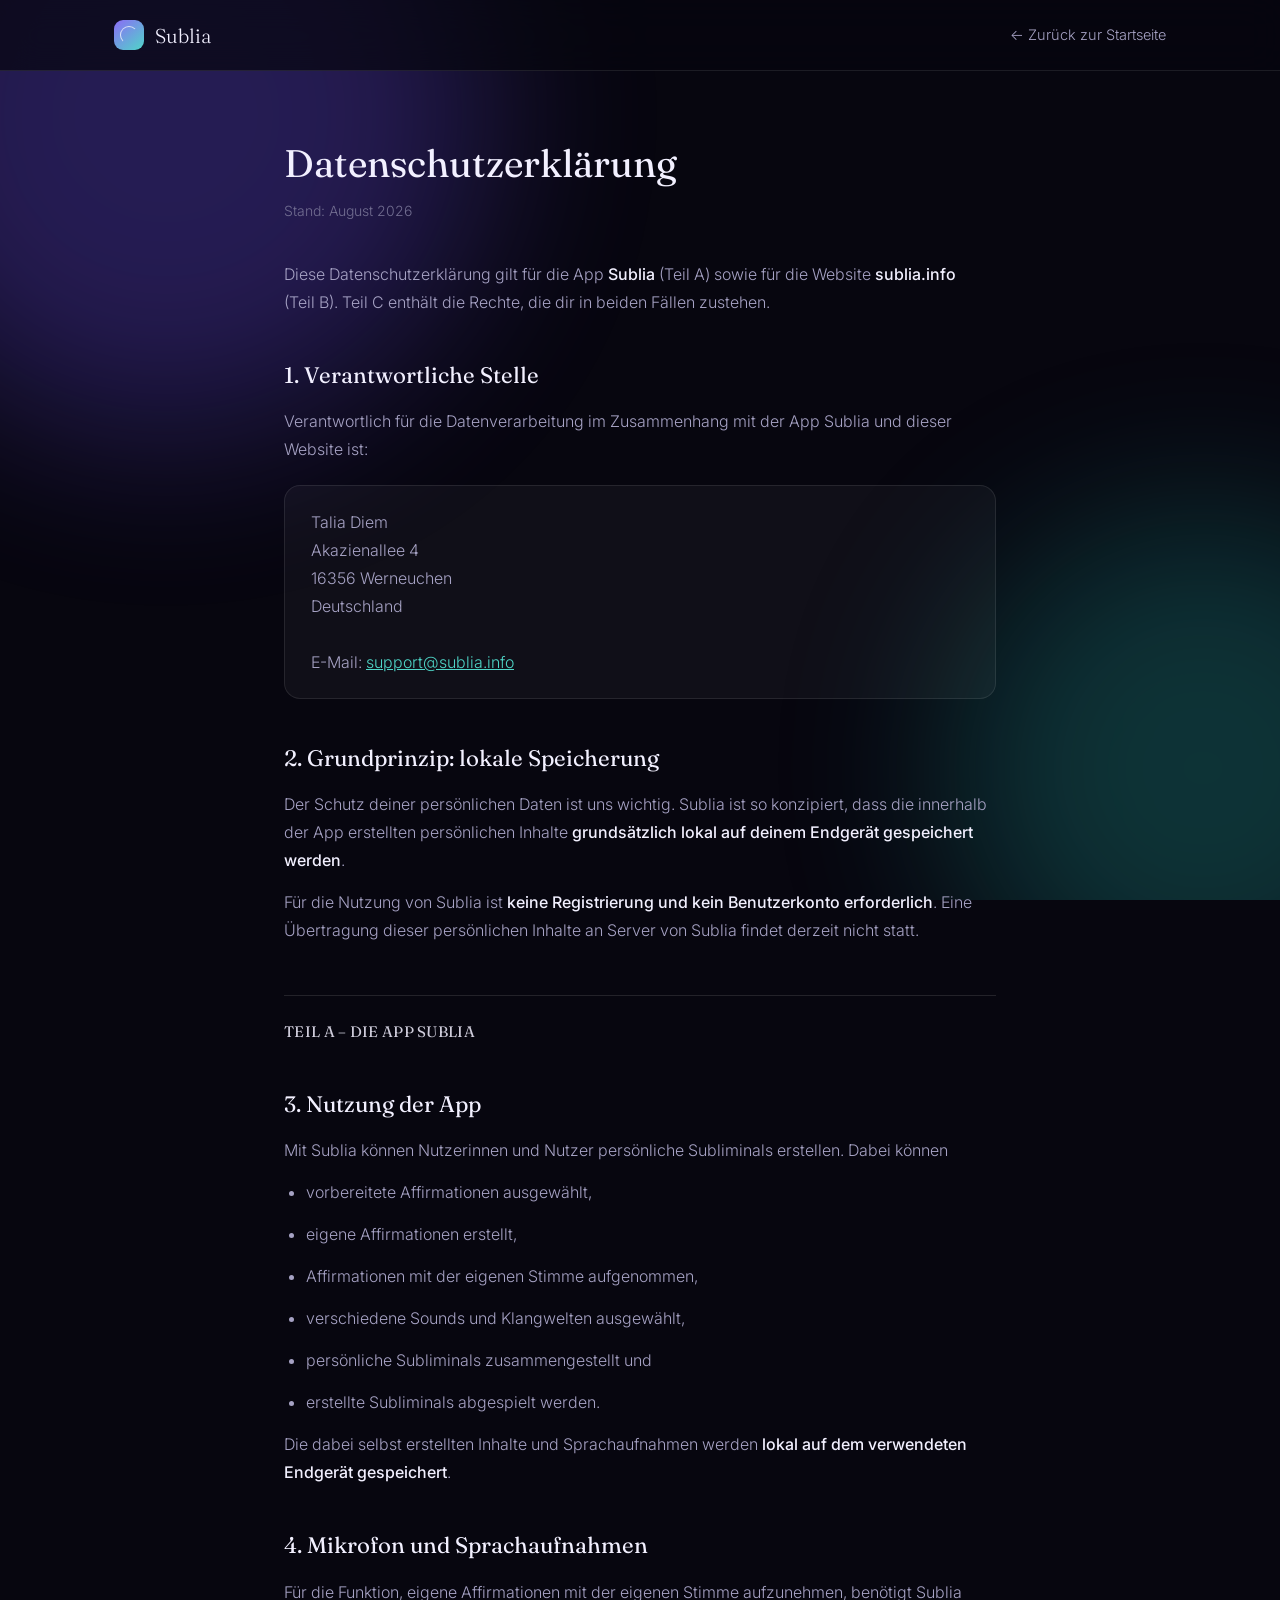
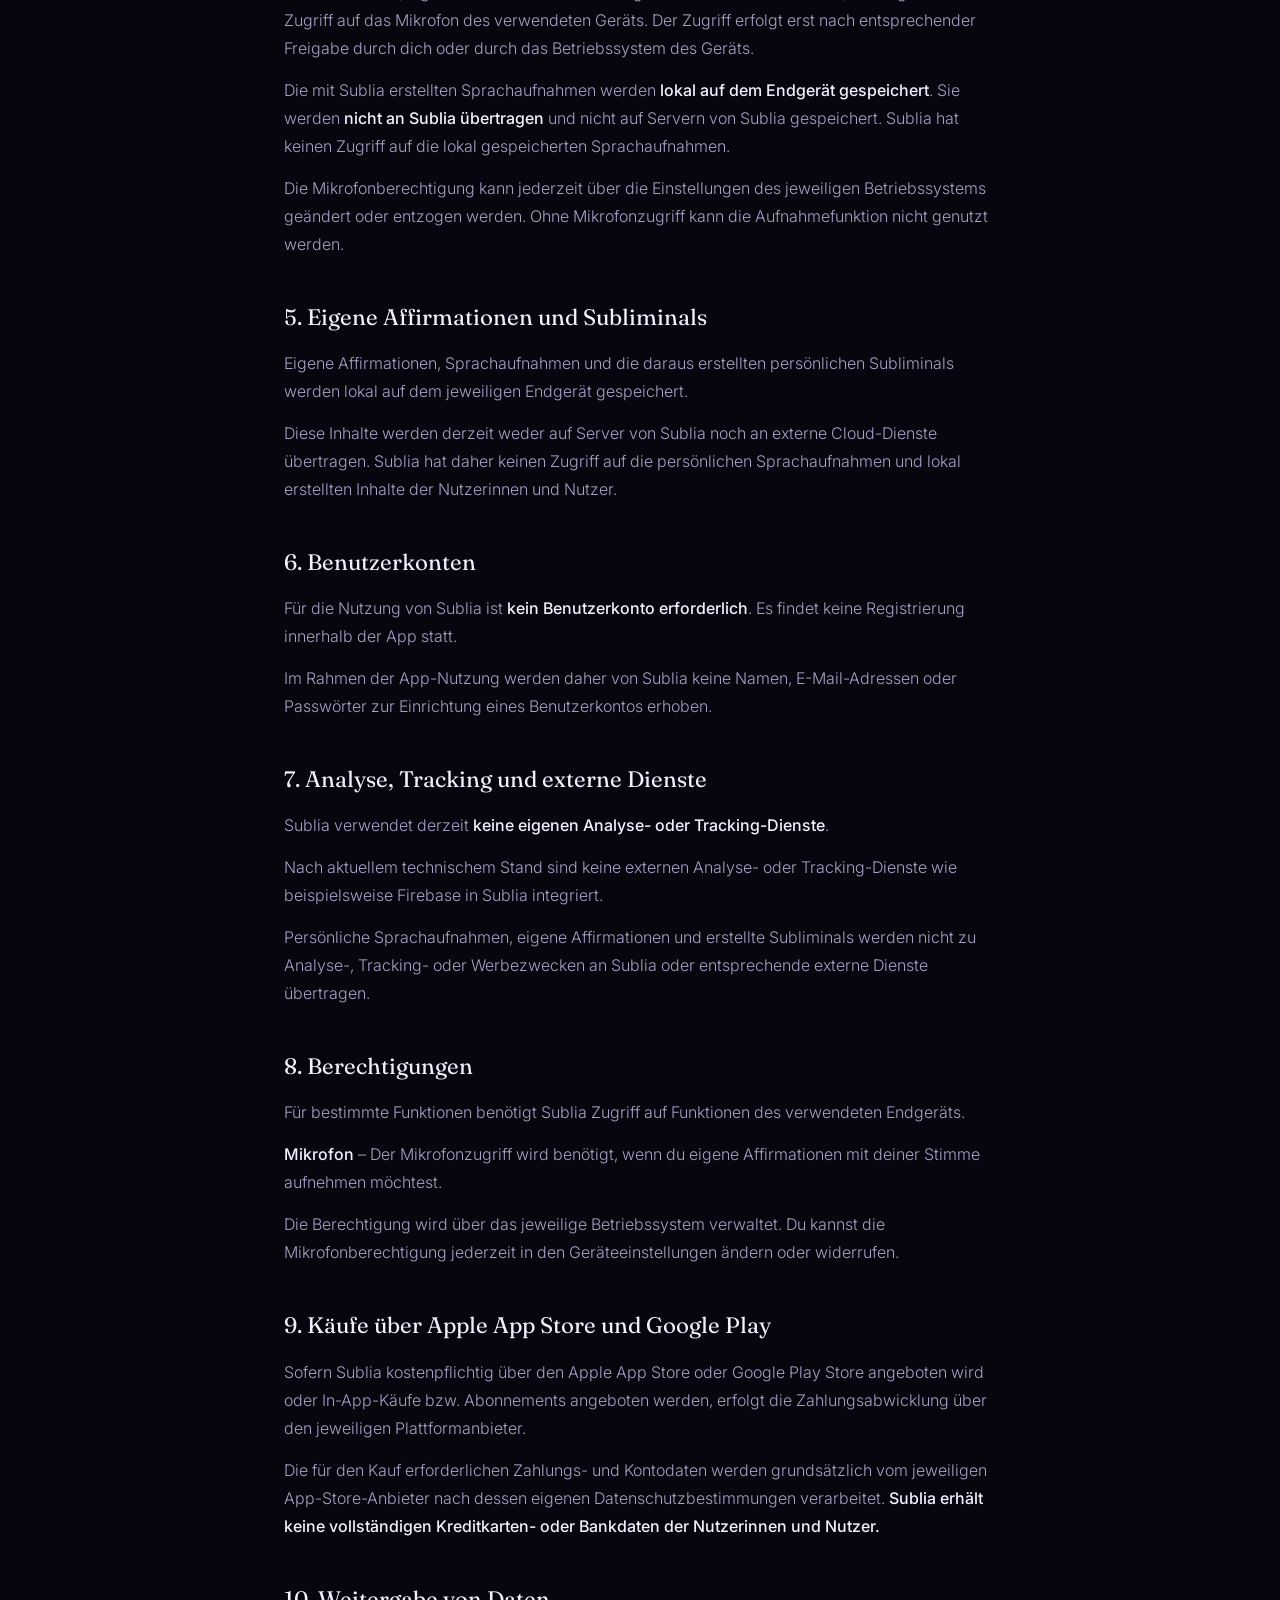
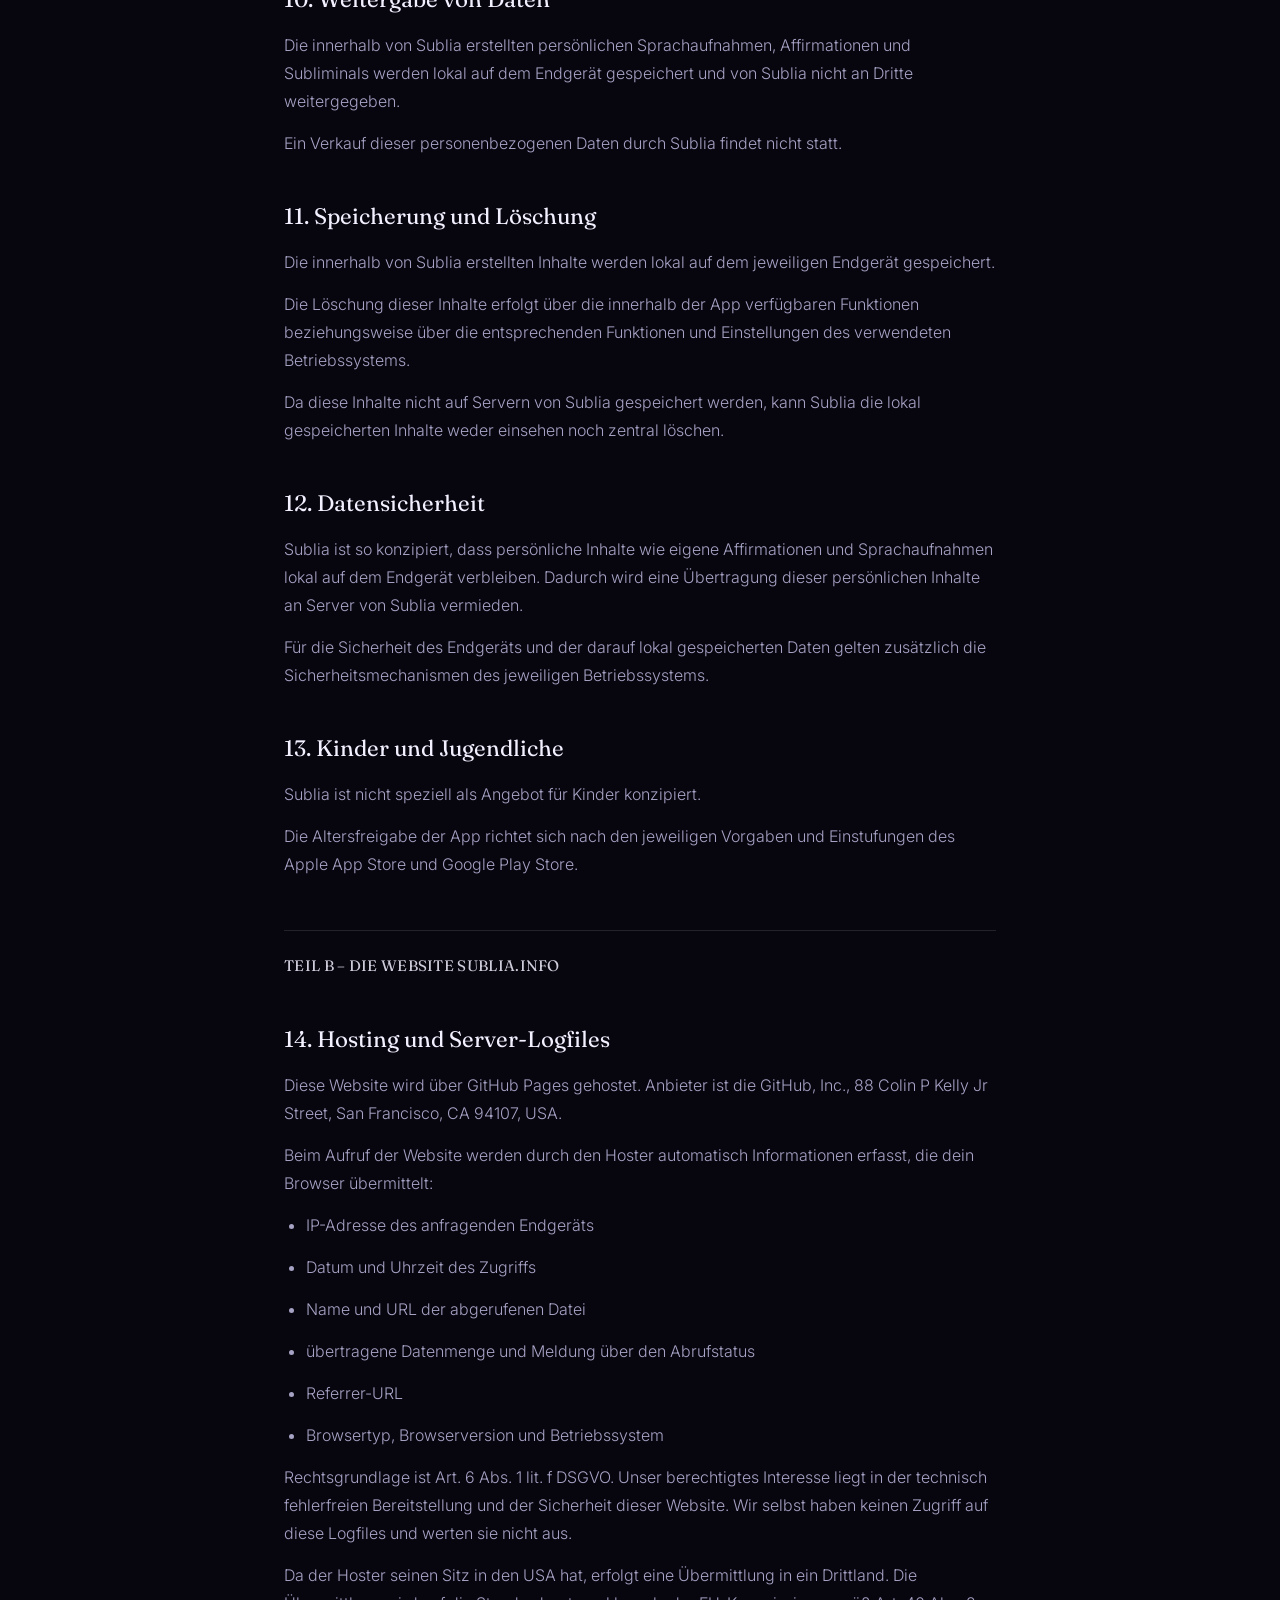
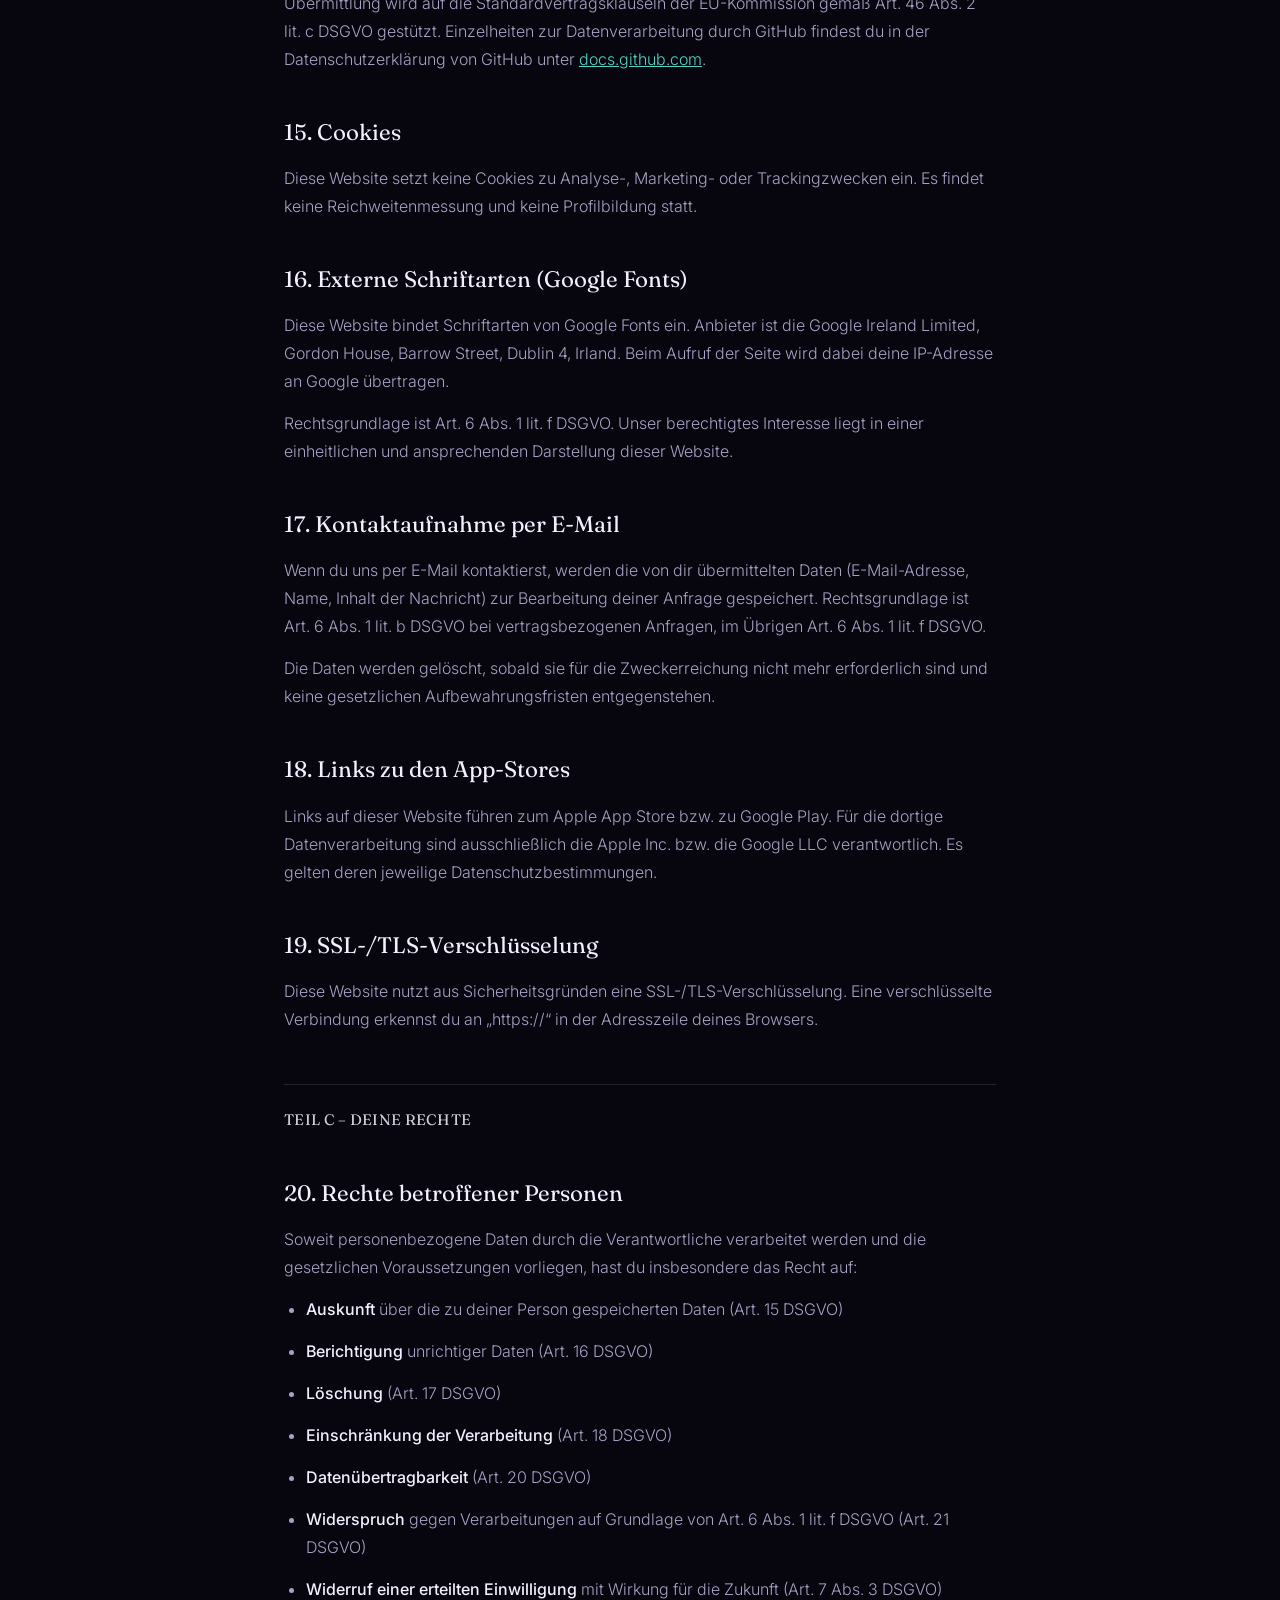
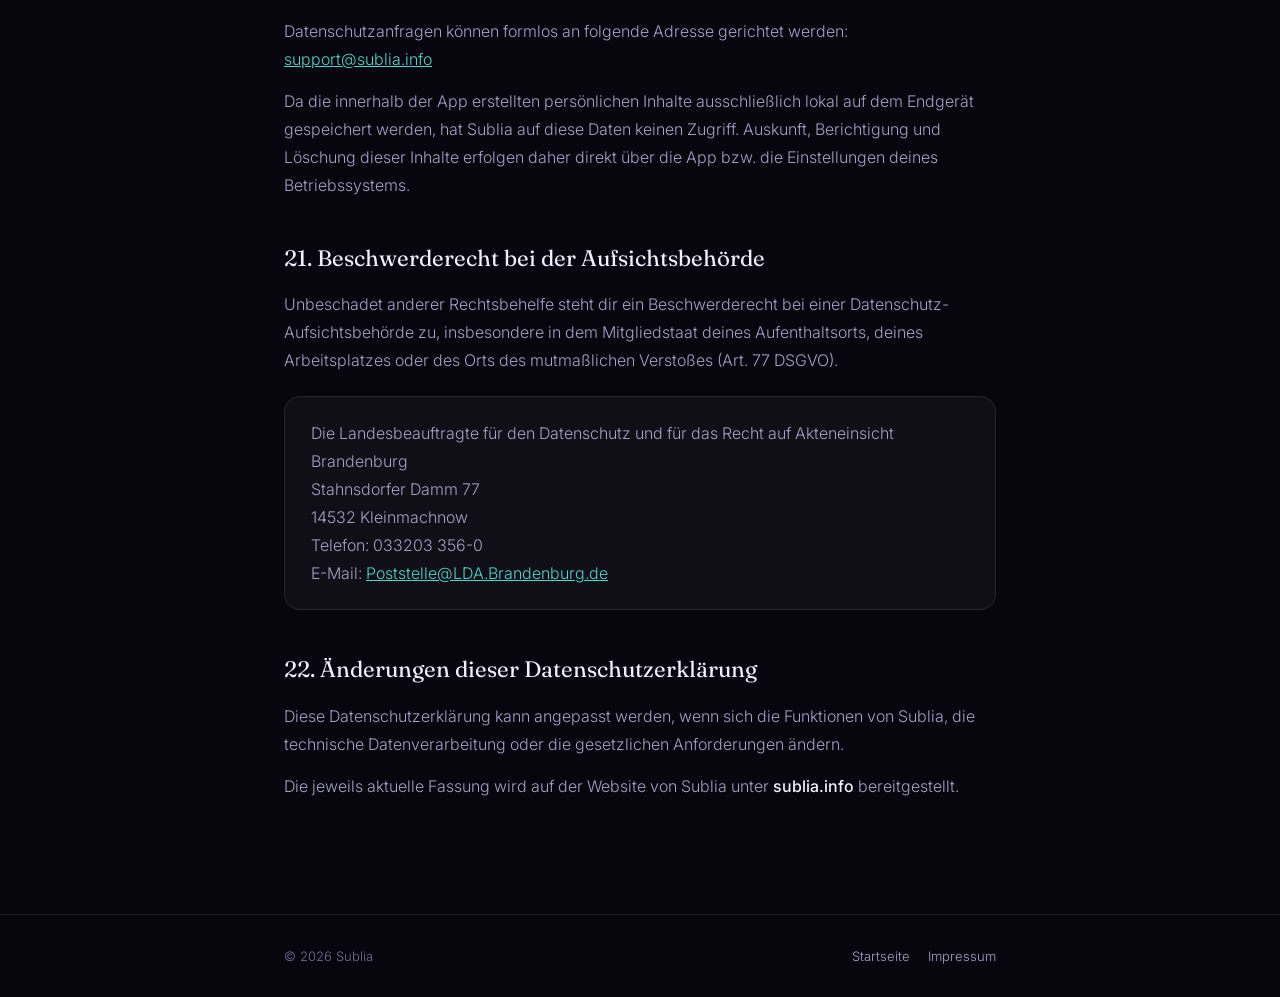
<file: datenschutz.html>
<!DOCTYPE html>
<html lang="de">
<head>
<meta charset="utf-8">
<meta name="viewport" content="width=device-width, initial-scale=1">
<title>Datenschutzerklärung – Sublia</title>
<meta name="description" content="Datenschutzerklärung für die App Sublia und die Website sublia.info">
<link rel="preconnect" href="https://fonts.googleapis.com">
<link rel="preconnect" href="https://fonts.gstatic.com" crossorigin>
<link href="https://fonts.googleapis.com/css2?family=Inter:wght@300;400;500&family=Fraunces:opsz,wght@9..144,400&display=swap" rel="stylesheet">
<link rel="stylesheet" href="legal.css">
<style>
  h2.part{margin-top:3.2rem;padding-top:1.4rem;border-top:1px solid rgba(128,128,128,.28);letter-spacing:.02em;opacity:.85;font-size:.95em;text-transform:uppercase}
</style>
</head>
<body>
<div class="aurora"><span class="a1"></span><span class="a2"></span></div>
<header>
  <div class="nav">
    <a class="logo" href="index.html"><span class="mark"></span>Sublia</a>
    <a class="back" href="index.html">← Zurück zur Startseite</a>
  </div>
</header>
<main>
<div class="wrap">

  <h1>Datenschutzerklärung</h1>
  <p class="updated">Stand: <span id="stand">August 2026</span></p>

  <p>Diese Datenschutzerklärung gilt für die App <strong>Sublia</strong> (Teil&nbsp;A) sowie für die Website <strong>sublia.info</strong> (Teil&nbsp;B). Teil&nbsp;C enthält die Rechte, die dir in beiden Fällen zustehen.</p>

  <h2>1. Verantwortliche Stelle</h2>
  <p>Verantwortlich für die Datenverarbeitung im Zusammenhang mit der App Sublia und dieser Website ist:</p>
  <div class="box">
    <p>
      Talia Diem<br>
      Akazienallee 4<br>
      16356 Werneuchen<br>
      Deutschland<br><br>
      E-Mail: <a href="mailto:support@sublia.info">support@sublia.info</a>
    </p>
  </div>

  <h2>2. Grundprinzip: lokale Speicherung</h2>
  <p>Der Schutz deiner persönlichen Daten ist uns wichtig. Sublia ist so konzipiert, dass die innerhalb der App erstellten persönlichen Inhalte <strong>grundsätzlich lokal auf deinem Endgerät gespeichert werden</strong>.</p>
  <p>Für die Nutzung von Sublia ist <strong>keine Registrierung und kein Benutzerkonto erforderlich</strong>. Eine Übertragung dieser persönlichen Inhalte an Server von Sublia findet derzeit nicht statt.</p>

  <h2 class="part">Teil A – Die App Sublia</h2>

  <h2>3. Nutzung der App</h2>
  <p>Mit Sublia können Nutzerinnen und Nutzer persönliche Subliminals erstellen. Dabei können</p>
  <ul>
    <li>vorbereitete Affirmationen ausgewählt,</li>
    <li>eigene Affirmationen erstellt,</li>
    <li>Affirmationen mit der eigenen Stimme aufgenommen,</li>
    <li>verschiedene Sounds und Klangwelten ausgewählt,</li>
    <li>persönliche Subliminals zusammengestellt und</li>
    <li>erstellte Subliminals abgespielt werden.</li>
  </ul>
  <p>Die dabei selbst erstellten Inhalte und Sprachaufnahmen werden <strong>lokal auf dem verwendeten Endgerät gespeichert</strong>.</p>

  <h2>4. Mikrofon und Sprachaufnahmen</h2>
  <p>Für die Funktion, eigene Affirmationen mit der eigenen Stimme aufzunehmen, benötigt Sublia Zugriff auf das Mikrofon des verwendeten Geräts. Der Zugriff erfolgt erst nach entsprechender Freigabe durch dich oder durch das Betriebssystem des Geräts.</p>
  <p>Die mit Sublia erstellten Sprachaufnahmen werden <strong>lokal auf dem Endgerät gespeichert</strong>. Sie werden <strong>nicht an Sublia übertragen</strong> und nicht auf Servern von Sublia gespeichert. Sublia hat keinen Zugriff auf die lokal gespeicherten Sprachaufnahmen.</p>
  <p>Die Mikrofonberechtigung kann jederzeit über die Einstellungen des jeweiligen Betriebssystems geändert oder entzogen werden. Ohne Mikrofonzugriff kann die Aufnahmefunktion nicht genutzt werden.</p>

  <h2>5. Eigene Affirmationen und Subliminals</h2>
  <p>Eigene Affirmationen, Sprachaufnahmen und die daraus erstellten persönlichen Subliminals werden lokal auf dem jeweiligen Endgerät gespeichert.</p>
  <p>Diese Inhalte werden derzeit weder auf Server von Sublia noch an externe Cloud-Dienste übertragen. Sublia hat daher keinen Zugriff auf die persönlichen Sprachaufnahmen und lokal erstellten Inhalte der Nutzerinnen und Nutzer.</p>

  <h2>6. Benutzerkonten</h2>
  <p>Für die Nutzung von Sublia ist <strong>kein Benutzerkonto erforderlich</strong>. Es findet keine Registrierung innerhalb der App statt.</p>
  <p>Im Rahmen der App-Nutzung werden daher von Sublia keine Namen, E-Mail-Adressen oder Passwörter zur Einrichtung eines Benutzerkontos erhoben.</p>

  <h2>7. Analyse, Tracking und externe Dienste</h2>
  <p>Sublia verwendet derzeit <strong>keine eigenen Analyse- oder Tracking-Dienste</strong>.</p>
  <p>Nach aktuellem technischem Stand sind keine externen Analyse- oder Tracking-Dienste wie beispielsweise Firebase in Sublia integriert.</p>
  <p>Persönliche Sprachaufnahmen, eigene Affirmationen und erstellte Subliminals werden nicht zu Analyse-, Tracking- oder Werbezwecken an Sublia oder entsprechende externe Dienste übertragen.</p>

  <h2>8. Berechtigungen</h2>
  <p>Für bestimmte Funktionen benötigt Sublia Zugriff auf Funktionen des verwendeten Endgeräts.</p>
  <p><strong>Mikrofon</strong> – Der Mikrofonzugriff wird benötigt, wenn du eigene Affirmationen mit deiner Stimme aufnehmen möchtest.</p>
  <p>Die Berechtigung wird über das jeweilige Betriebssystem verwaltet. Du kannst die Mikrofonberechtigung jederzeit in den Geräteeinstellungen ändern oder widerrufen.</p>

  <h2>9. Käufe über Apple App Store und Google Play</h2>
  <p>Sofern Sublia kostenpflichtig über den Apple App Store oder Google Play Store angeboten wird oder In-App-Käufe bzw. Abonnements angeboten werden, erfolgt die Zahlungsabwicklung über den jeweiligen Plattformanbieter.</p>
  <p>Die für den Kauf erforderlichen Zahlungs- und Kontodaten werden grundsätzlich vom jeweiligen App-Store-Anbieter nach dessen eigenen Datenschutzbestimmungen verarbeitet. <strong>Sublia erhält keine vollständigen Kreditkarten- oder Bankdaten der Nutzerinnen und Nutzer.</strong></p>

  <h2>10. Weitergabe von Daten</h2>
  <p>Die innerhalb von Sublia erstellten persönlichen Sprachaufnahmen, Affirmationen und Subliminals werden lokal auf dem Endgerät gespeichert und von Sublia nicht an Dritte weitergegeben.</p>
  <p>Ein Verkauf dieser personenbezogenen Daten durch Sublia findet nicht statt.</p>

  <h2>11. Speicherung und Löschung</h2>
  <p>Die innerhalb von Sublia erstellten Inhalte werden lokal auf dem jeweiligen Endgerät gespeichert.</p>
  <p>Die Löschung dieser Inhalte erfolgt über die innerhalb der App verfügbaren Funktionen beziehungsweise über die entsprechenden Funktionen und Einstellungen des verwendeten Betriebssystems.</p>
  <p>Da diese Inhalte nicht auf Servern von Sublia gespeichert werden, kann Sublia die lokal gespeicherten Inhalte weder einsehen noch zentral löschen.</p>

  <h2>12. Datensicherheit</h2>
  <p>Sublia ist so konzipiert, dass persönliche Inhalte wie eigene Affirmationen und Sprachaufnahmen lokal auf dem Endgerät verbleiben. Dadurch wird eine Übertragung dieser persönlichen Inhalte an Server von Sublia vermieden.</p>
  <p>Für die Sicherheit des Endgeräts und der darauf lokal gespeicherten Daten gelten zusätzlich die Sicherheitsmechanismen des jeweiligen Betriebssystems.</p>

  <h2>13. Kinder und Jugendliche</h2>
  <p>Sublia ist nicht speziell als Angebot für Kinder konzipiert.</p>
  <p>Die Altersfreigabe der App richtet sich nach den jeweiligen Vorgaben und Einstufungen des Apple App Store und Google Play Store.</p>

  <h2 class="part">Teil B – Die Website sublia.info</h2>

  <h2>14. Hosting und Server-Logfiles</h2>
  <p>Diese Website wird über GitHub Pages gehostet. Anbieter ist die GitHub, Inc., 88 Colin P Kelly Jr Street, San Francisco, CA 94107, USA.</p>
  <p>Beim Aufruf der Website werden durch den Hoster automatisch Informationen erfasst, die dein Browser übermittelt:</p>
  <ul>
    <li>IP-Adresse des anfragenden Endgeräts</li>
    <li>Datum und Uhrzeit des Zugriffs</li>
    <li>Name und URL der abgerufenen Datei</li>
    <li>übertragene Datenmenge und Meldung über den Abrufstatus</li>
    <li>Referrer-URL</li>
    <li>Browsertyp, Browserversion und Betriebssystem</li>
  </ul>
  <p>Rechtsgrundlage ist Art.&nbsp;6 Abs.&nbsp;1 lit.&nbsp;f DSGVO. Unser berechtigtes Interesse liegt in der technisch fehlerfreien Bereitstellung und der Sicherheit dieser Website. Wir selbst haben keinen Zugriff auf diese Logfiles und werten sie nicht aus.</p>
  <p>Da der Hoster seinen Sitz in den USA hat, erfolgt eine Übermittlung in ein Drittland. Die Übermittlung wird auf die Standardvertragsklauseln der EU-Kommission gemäß Art.&nbsp;46 Abs.&nbsp;2 lit.&nbsp;c DSGVO gestützt. Einzelheiten zur Datenverarbeitung durch GitHub findest du in der Datenschutzerklärung von GitHub unter <a href="https://docs.github.com/site-policy/privacy-policies/github-general-privacy-statement" rel="noopener">docs.github.com</a>.</p>

  <h2>15. Cookies</h2>
  <p>Diese Website setzt keine Cookies zu Analyse-, Marketing- oder Trackingzwecken ein. Es findet keine Reichweitenmessung und keine Profilbildung statt.</p>

  <h2>16. Externe Schriftarten (Google Fonts)</h2>
  <p>Diese Website bindet Schriftarten von Google Fonts ein. Anbieter ist die Google Ireland Limited, Gordon House, Barrow Street, Dublin 4, Irland. Beim Aufruf der Seite wird dabei deine IP-Adresse an Google übertragen.</p>
  <p>Rechtsgrundlage ist Art.&nbsp;6 Abs.&nbsp;1 lit.&nbsp;f DSGVO. Unser berechtigtes Interesse liegt in einer einheitlichen und ansprechenden Darstellung dieser Website.</p>

  <h2>17. Kontaktaufnahme per E-Mail</h2>
  <p>Wenn du uns per E-Mail kontaktierst, werden die von dir übermittelten Daten (E-Mail-Adresse, Name, Inhalt der Nachricht) zur Bearbeitung deiner Anfrage gespeichert. Rechtsgrundlage ist Art.&nbsp;6 Abs.&nbsp;1 lit.&nbsp;b DSGVO bei vertragsbezogenen Anfragen, im Übrigen Art.&nbsp;6 Abs.&nbsp;1 lit.&nbsp;f DSGVO.</p>
  <p>Die Daten werden gelöscht, sobald sie für die Zweckerreichung nicht mehr erforderlich sind und keine gesetzlichen Aufbewahrungsfristen entgegenstehen.</p>

  <h2>18. Links zu den App-Stores</h2>
  <p>Links auf dieser Website führen zum Apple App Store bzw. zu Google Play. Für die dortige Datenverarbeitung sind ausschließlich die Apple Inc. bzw. die Google LLC verantwortlich. Es gelten deren jeweilige Datenschutzbestimmungen.</p>

  <h2>19. SSL-/TLS-Verschlüsselung</h2>
  <p>Diese Website nutzt aus Sicherheitsgründen eine SSL-/TLS-Verschlüsselung. Eine verschlüsselte Verbindung erkennst du an „https://“ in der Adresszeile deines Browsers.</p>

  <h2 class="part">Teil C – Deine Rechte</h2>

  <h2>20. Rechte betroffener Personen</h2>
  <p>Soweit personenbezogene Daten durch die Verantwortliche verarbeitet werden und die gesetzlichen Voraussetzungen vorliegen, hast du insbesondere das Recht auf:</p>
  <ul>
    <li><strong>Auskunft</strong> über die zu deiner Person gespeicherten Daten (Art.&nbsp;15 DSGVO)</li>
    <li><strong>Berichtigung</strong> unrichtiger Daten (Art.&nbsp;16 DSGVO)</li>
    <li><strong>Löschung</strong> (Art.&nbsp;17 DSGVO)</li>
    <li><strong>Einschränkung der Verarbeitung</strong> (Art.&nbsp;18 DSGVO)</li>
    <li><strong>Datenübertragbarkeit</strong> (Art.&nbsp;20 DSGVO)</li>
    <li><strong>Widerspruch</strong> gegen Verarbeitungen auf Grundlage von Art.&nbsp;6 Abs.&nbsp;1 lit.&nbsp;f DSGVO (Art.&nbsp;21 DSGVO)</li>
    <li><strong>Widerruf einer erteilten Einwilligung</strong> mit Wirkung für die Zukunft (Art.&nbsp;7 Abs.&nbsp;3 DSGVO)</li>
  </ul>
  <p>Datenschutzanfragen können formlos an folgende Adresse gerichtet werden: <a href="mailto:support@sublia.info">support@sublia.info</a></p>
  <p>Da die innerhalb der App erstellten persönlichen Inhalte ausschließlich lokal auf dem Endgerät gespeichert werden, hat Sublia auf diese Daten keinen Zugriff. Auskunft, Berichtigung und Löschung dieser Inhalte erfolgen daher direkt über die App bzw. die Einstellungen deines Betriebssystems.</p>

  <h2>21. Beschwerderecht bei der Aufsichtsbehörde</h2>
  <p>Unbeschadet anderer Rechtsbehelfe steht dir ein Beschwerderecht bei einer Datenschutz-Aufsichtsbehörde zu, insbesondere in dem Mitgliedstaat deines Aufenthaltsorts, deines Arbeitsplatzes oder des Orts des mutmaßlichen Verstoßes (Art.&nbsp;77 DSGVO).</p>
  <div class="box">
    <p>
      Die Landesbeauftragte für den Datenschutz und für das Recht auf Akteneinsicht Brandenburg<br>
      Stahnsdorfer Damm 77<br>
      14532 Kleinmachnow<br>
      Telefon: 033203 356-0<br>
      E-Mail: <a href="mailto:Poststelle@LDA.Brandenburg.de">Poststelle@LDA.Brandenburg.de</a>
    </p>
  </div>

  <h2>22. Änderungen dieser Datenschutzerklärung</h2>
  <p>Diese Datenschutzerklärung kann angepasst werden, wenn sich die Funktionen von Sublia, die technische Datenverarbeitung oder die gesetzlichen Anforderungen ändern.</p>
  <p>Die jeweils aktuelle Fassung wird auf der Website von Sublia unter <strong>sublia.info</strong> bereitgestellt.</p>

</div>
</main>
<footer>
  <div class="wrap">
    <span>© <span id="yr">2026</span> Sublia</span>
    <span><a href="index.html">Startseite</a><a href="impressum.html">Impressum</a></span>
  </div>
</footer>
<script>document.getElementById('yr').textContent=new Date().getFullYear()</script>
</body>
</html>
</file>
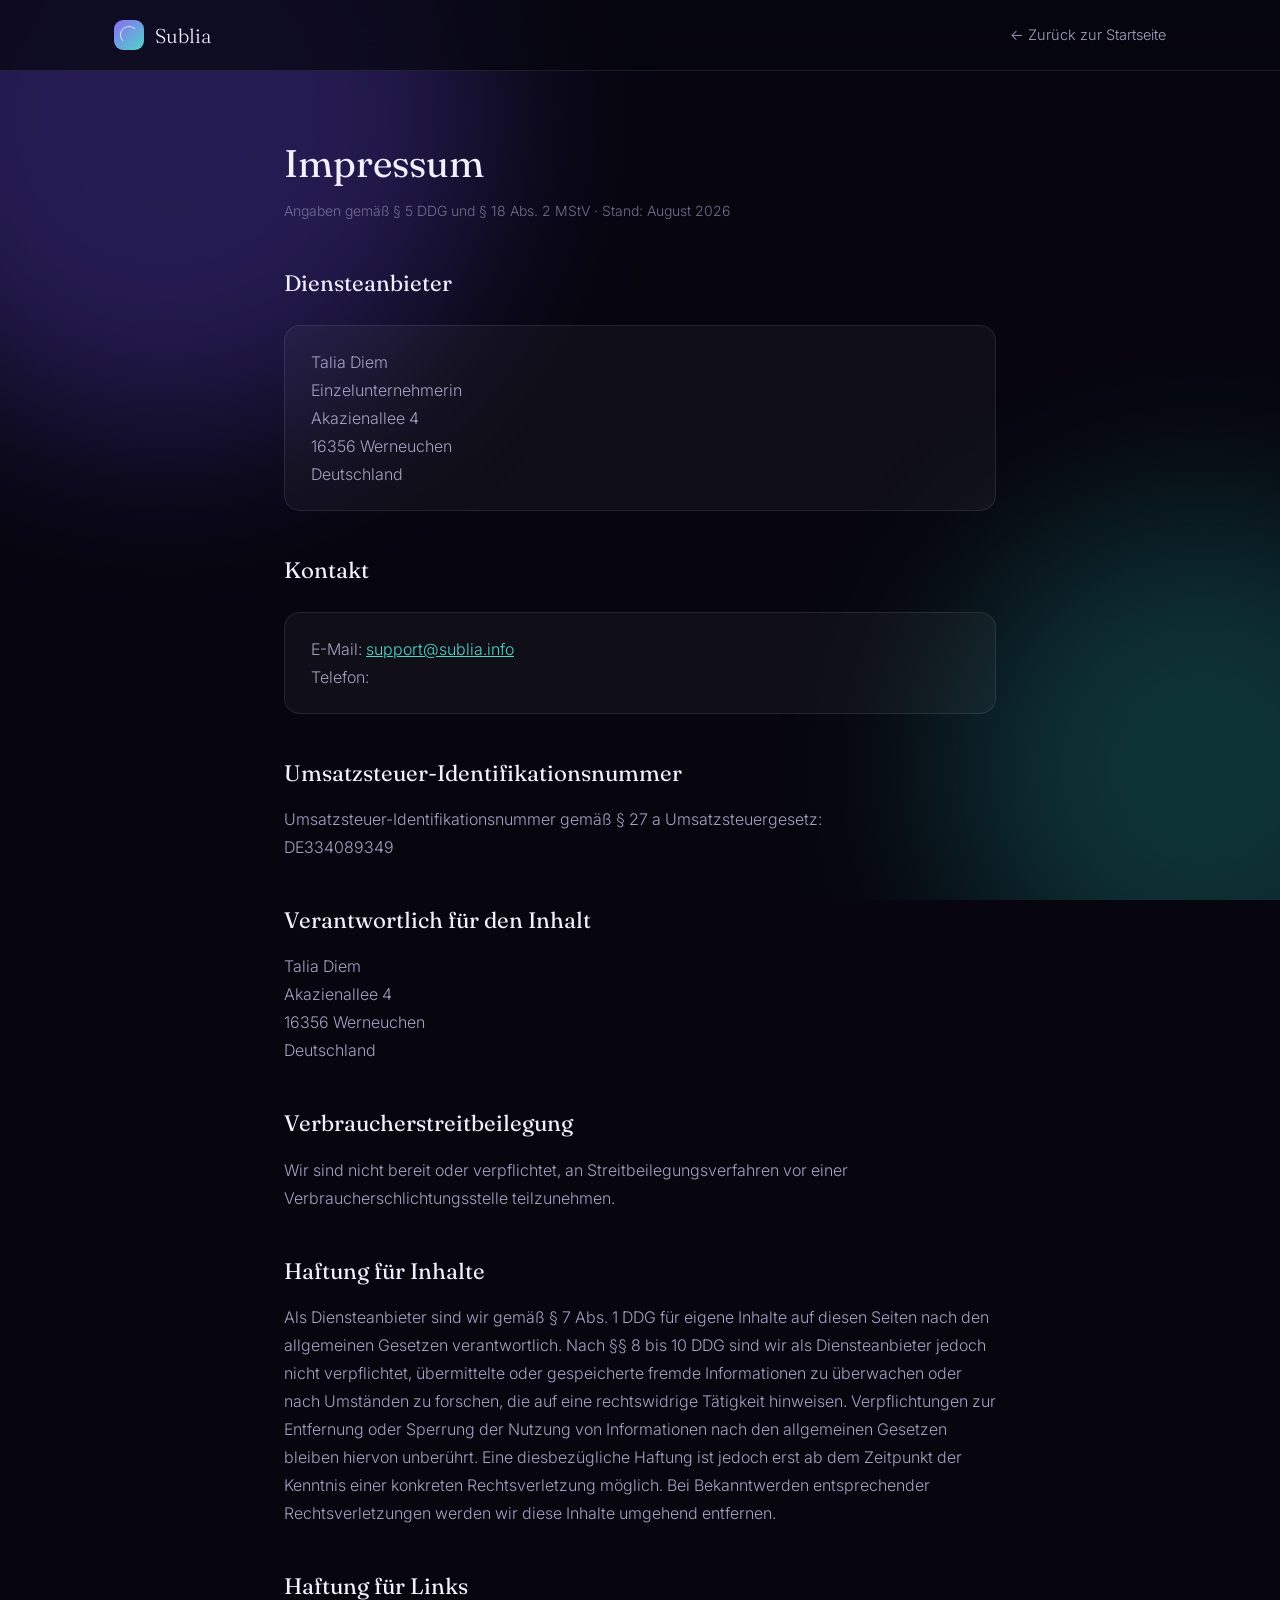
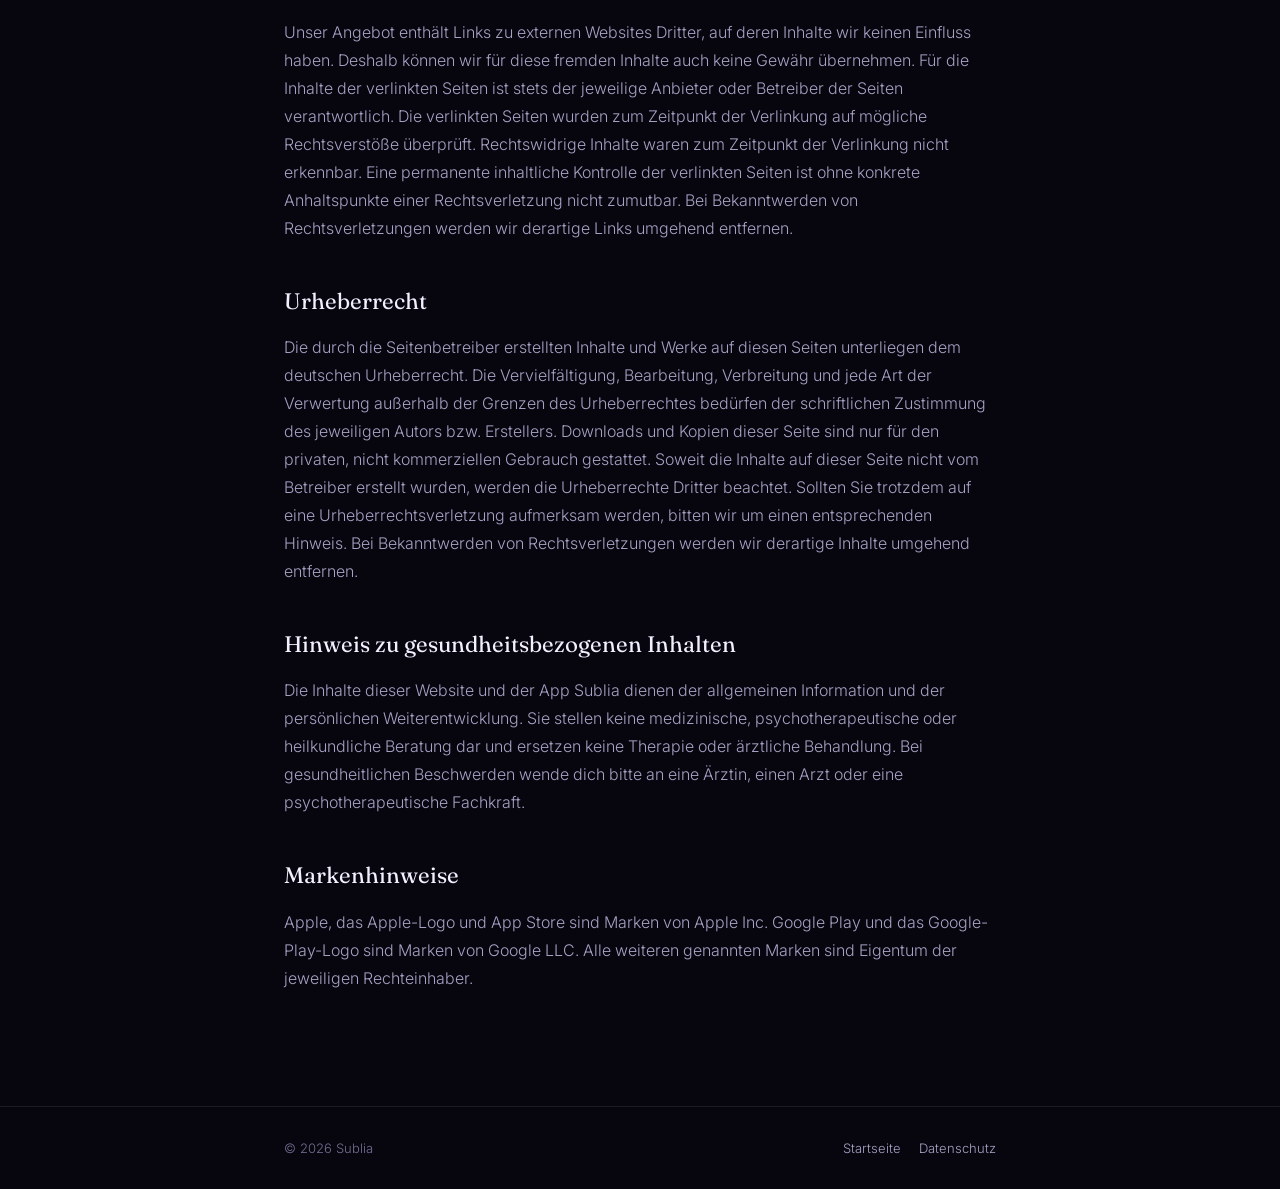
<file: impressum.html>
<!DOCTYPE html>
<html lang="de">
<head>
<meta charset="utf-8">
<meta name="viewport" content="width=device-width, initial-scale=1">
<title>Impressum – Sublia</title>
<meta name="description" content="Impressum und Anbieterkennzeichnung für Sublia">
<link rel="preconnect" href="https://fonts.googleapis.com">
<link rel="preconnect" href="https://fonts.gstatic.com" crossorigin>
<link href="https://fonts.googleapis.com/css2?family=Inter:wght@300;400;500&family=Fraunces:opsz,wght@9..144,400&display=swap" rel="stylesheet">
<link rel="stylesheet" href="legal.css">
</head>
<body>
<div class="aurora"><span class="a1"></span><span class="a2"></span></div>
<header>
  <div class="nav">
    <a class="logo" href="index.html"><span class="mark"></span>Sublia</a>
    <a class="back" href="index.html">← Zurück zur Startseite</a>
  </div>
</header>
<main>
<div class="wrap">

  <h1>Impressum</h1>
  <p class="updated">Angaben gemäß § 5 DDG und § 18 Abs. 2 MStV · Stand: August 2026</p>

  <h2>Diensteanbieter</h2>
  <div class="box">
    <p>
      Talia Diem<br>
      Einzelunternehmerin<br>
      Akazienallee 4<br>
      16356 Werneuchen<br>
      Deutschland
    </p>
  </div>

  <h2>Kontakt</h2>
  <div class="box">
    <p>
      E-Mail: <a href="mailto:support@sublia.info">support@sublia.info</a><br>
      Telefon: <!-- TODO: Telefonnummer eintragen -->
    </p>
  </div>

  <h2>Umsatzsteuer-Identifikationsnummer</h2>
  <p>Umsatzsteuer-Identifikationsnummer gemäß § 27&nbsp;a Umsatzsteuergesetz:<br>DE334089349</p>

  <h2>Verantwortlich für den Inhalt</h2>
  <p>
    Talia Diem<br>
    Akazienallee 4<br>
    16356 Werneuchen<br>
    Deutschland
  </p>

  <h2>Verbraucherstreitbeilegung</h2>
  <p>Wir sind nicht bereit oder verpflichtet, an Streitbeilegungsverfahren vor einer Verbraucherschlichtungsstelle teilzunehmen.</p>

  <h2>Haftung für Inhalte</h2>
  <p>Als Diensteanbieter sind wir gemäß § 7 Abs.&nbsp;1 DDG für eigene Inhalte auf diesen Seiten nach den allgemeinen Gesetzen verantwortlich. Nach §§ 8 bis 10 DDG sind wir als Diensteanbieter jedoch nicht verpflichtet, übermittelte oder gespeicherte fremde Informationen zu überwachen oder nach Umständen zu forschen, die auf eine rechtswidrige Tätigkeit hinweisen. Verpflichtungen zur Entfernung oder Sperrung der Nutzung von Informationen nach den allgemeinen Gesetzen bleiben hiervon unberührt. Eine diesbezügliche Haftung ist jedoch erst ab dem Zeitpunkt der Kenntnis einer konkreten Rechtsverletzung möglich. Bei Bekanntwerden entsprechender Rechtsverletzungen werden wir diese Inhalte umgehend entfernen.</p>

  <h2>Haftung für Links</h2>
  <p>Unser Angebot enthält Links zu externen Websites Dritter, auf deren Inhalte wir keinen Einfluss haben. Deshalb können wir für diese fremden Inhalte auch keine Gewähr übernehmen. Für die Inhalte der verlinkten Seiten ist stets der jeweilige Anbieter oder Betreiber der Seiten verantwortlich. Die verlinkten Seiten wurden zum Zeitpunkt der Verlinkung auf mögliche Rechtsverstöße überprüft. Rechtswidrige Inhalte waren zum Zeitpunkt der Verlinkung nicht erkennbar. Eine permanente inhaltliche Kontrolle der verlinkten Seiten ist ohne konkrete Anhaltspunkte einer Rechtsverletzung nicht zumutbar. Bei Bekanntwerden von Rechtsverletzungen werden wir derartige Links umgehend entfernen.</p>

  <h2>Urheberrecht</h2>
  <p>Die durch die Seitenbetreiber erstellten Inhalte und Werke auf diesen Seiten unterliegen dem deutschen Urheberrecht. Die Vervielfältigung, Bearbeitung, Verbreitung und jede Art der Verwertung außerhalb der Grenzen des Urheberrechtes bedürfen der schriftlichen Zustimmung des jeweiligen Autors bzw. Erstellers. Downloads und Kopien dieser Seite sind nur für den privaten, nicht kommerziellen Gebrauch gestattet. Soweit die Inhalte auf dieser Seite nicht vom Betreiber erstellt wurden, werden die Urheberrechte Dritter beachtet. Sollten Sie trotzdem auf eine Urheberrechtsverletzung aufmerksam werden, bitten wir um einen entsprechenden Hinweis. Bei Bekanntwerden von Rechtsverletzungen werden wir derartige Inhalte umgehend entfernen.</p>

  <h2>Hinweis zu gesundheitsbezogenen Inhalten</h2>
  <p>Die Inhalte dieser Website und der App Sublia dienen der allgemeinen Information und der persönlichen Weiterentwicklung. Sie stellen keine medizinische, psychotherapeutische oder heilkundliche Beratung dar und ersetzen keine Therapie oder ärztliche Behandlung. Bei gesundheitlichen Beschwerden wende dich bitte an eine Ärztin, einen Arzt oder eine psychotherapeutische Fachkraft.</p>

  <h2>Markenhinweise</h2>
  <p>Apple, das Apple-Logo und App Store sind Marken von Apple Inc. Google Play und das Google-Play-Logo sind Marken von Google LLC. Alle weiteren genannten Marken sind Eigentum der jeweiligen Rechteinhaber.</p>

</div>
</main>
<footer>
  <div class="wrap">
    <span>© <span id="yr">2026</span> Sublia</span>
    <span><a href="index.html">Startseite</a><a href="datenschutz.html">Datenschutz</a></span>
  </div>
</footer>
<script>document.getElementById('yr').textContent=new Date().getFullYear()</script>
</body>
</html>
</file>
<file: legal.css>
:root{--bg:#07060f;--ink:#f2f0ff;--ink-dim:#a6a2c4;--ink-faint:#726e91;--line:rgba(255,255,255,.09);--card:rgba(255,255,255,.04);--violet:#8b6cf6;--teal:#4fd6c8}
*{box-sizing:border-box;margin:0;padding:0}
body{background:var(--bg);color:var(--ink);font-family:'Inter',system-ui,-apple-system,'Segoe UI',sans-serif;font-size:16px;line-height:1.75;font-weight:300}
.aurora{position:fixed;inset:0;z-index:-1;overflow:hidden;pointer-events:none}
.aurora span{position:absolute;border-radius:50%;filter:blur(90px);opacity:.3}
.a1{width:50vw;height:50vw;background:#6d4ff0;top:-16vw;left:-12vw}
.a2{width:40vw;height:40vw;background:#1f9b93;top:40vw;right:-14vw}
.wrap{max-width:760px;margin:0 auto;padding:0 24px}
header{border-bottom:1px solid var(--line);background:rgba(7,6,15,.7);backdrop-filter:blur(18px);position:sticky;top:0;z-index:10}
.nav{display:flex;align-items:center;justify-content:space-between;height:70px;max-width:1100px;margin:0 auto;padding:0 24px}
.logo{display:flex;align-items:center;gap:11px;font-family:'Fraunces',Georgia,serif;font-size:20px;text-decoration:none;color:var(--ink)}
.logo .mark{width:30px;height:30px;border-radius:9px;background:linear-gradient(140deg,var(--violet),var(--teal));position:relative;overflow:hidden}
.logo .mark::after{content:"";position:absolute;inset:6px;border-radius:50%;border:1.5px solid rgba(255,255,255,.75);border-bottom-color:transparent;border-right-color:transparent}
.back{font-size:14.5px;color:var(--ink-dim);text-decoration:none}
.back:hover{color:var(--ink)}
main{padding:70px 0 100px}
h1{font-family:'Fraunces',Georgia,serif;font-weight:400;font-size:2.4rem;line-height:1.15;margin-bottom:14px}
h2{font-family:'Fraunces',Georgia,serif;font-weight:400;font-size:1.4rem;margin:40px 0 12px}
h3{font-size:1.05rem;font-weight:500;margin:26px 0 8px}
p,li{color:var(--ink-dim);margin-bottom:14px}
ul,ol{padding-left:22px;margin-bottom:14px}
a{color:var(--teal)}
strong{color:var(--ink);font-weight:500}
.updated{color:var(--ink-faint);font-size:14px;margin-bottom:36px}
.todo{border:1px solid rgba(232,139,208,.35);background:rgba(232,139,208,.07);border-radius:14px;padding:18px 22px;margin:26px 0;font-size:14.5px;color:var(--ink-dim)}
.todo strong{color:#e88bd0}
.box{border:1px solid var(--line);background:var(--card);border-radius:16px;padding:22px 26px;margin:22px 0}
.box p:last-child{margin-bottom:0}
footer{border-top:1px solid var(--line);padding:30px 0;font-size:13px;color:var(--ink-faint)}
footer .wrap{display:flex;justify-content:space-between;gap:16px;flex-wrap:wrap}
footer a{color:var(--ink-dim);text-decoration:none;margin-left:18px}
</file>
